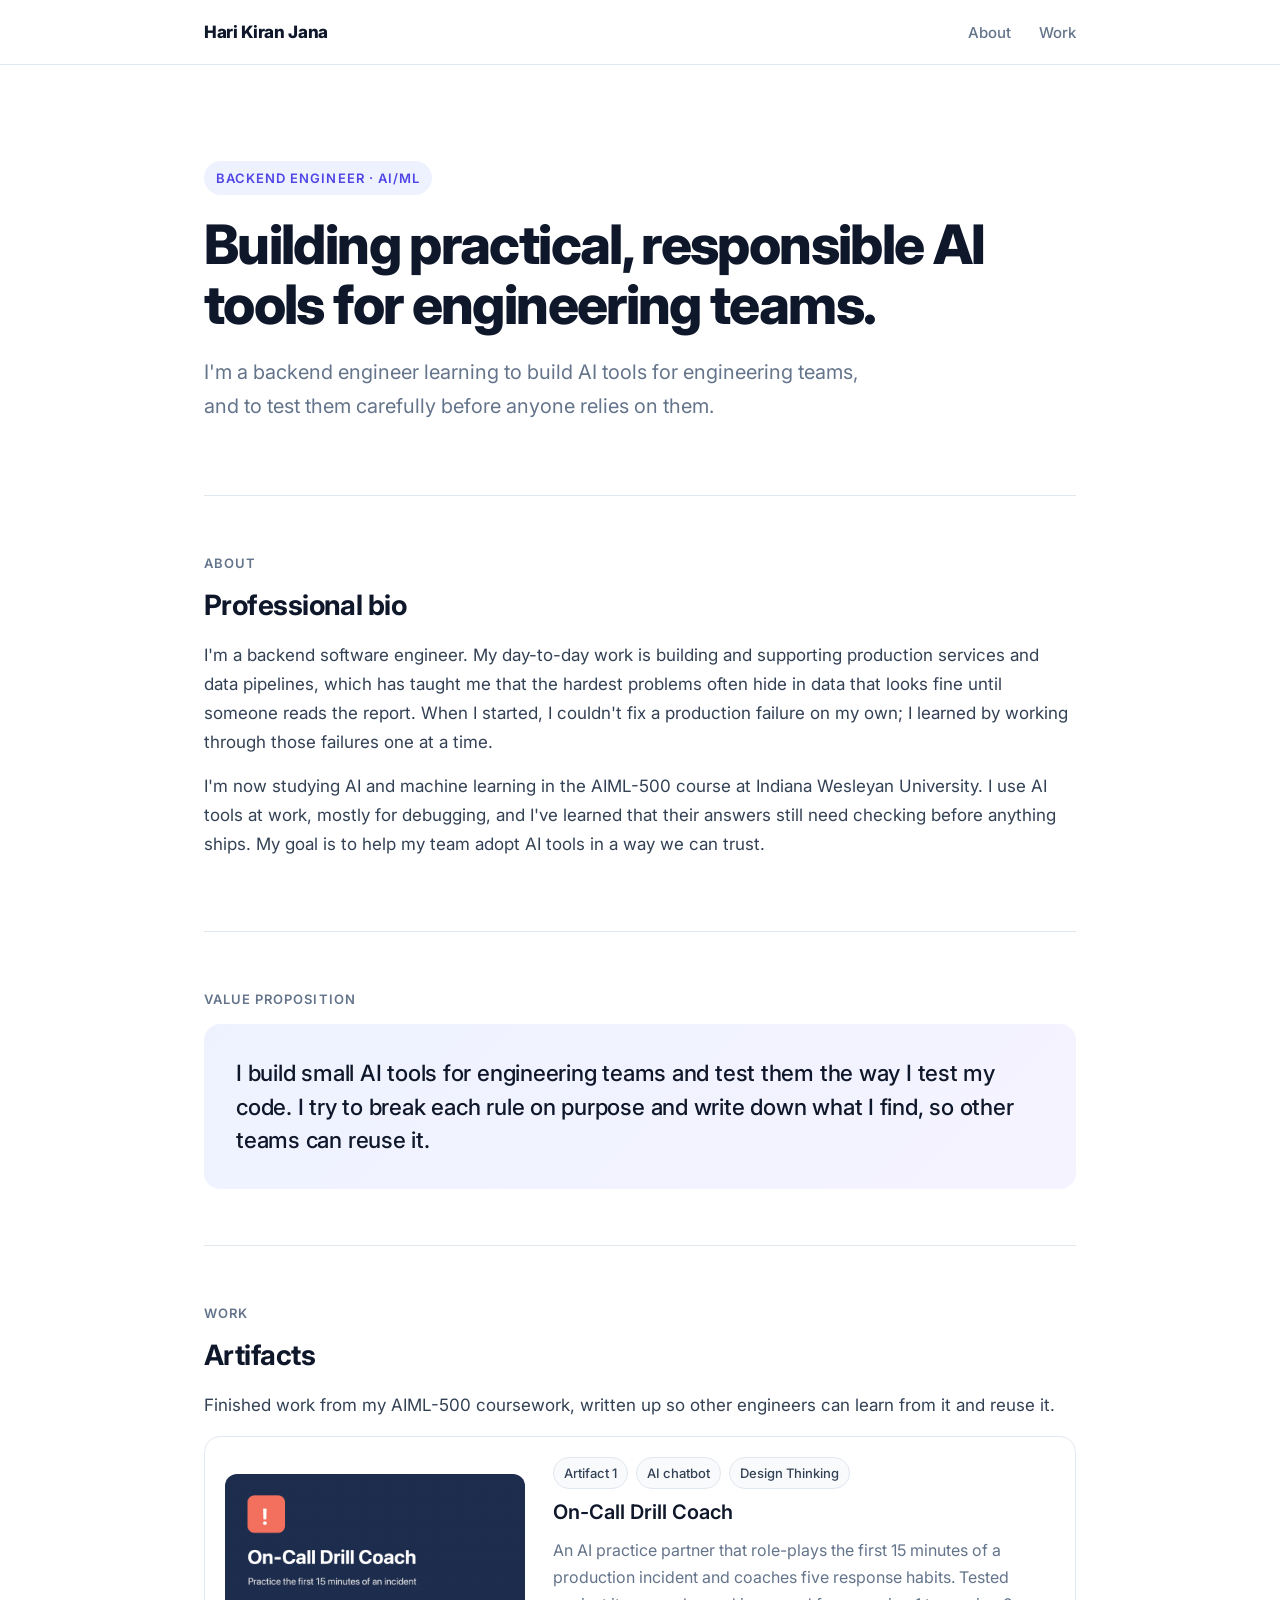
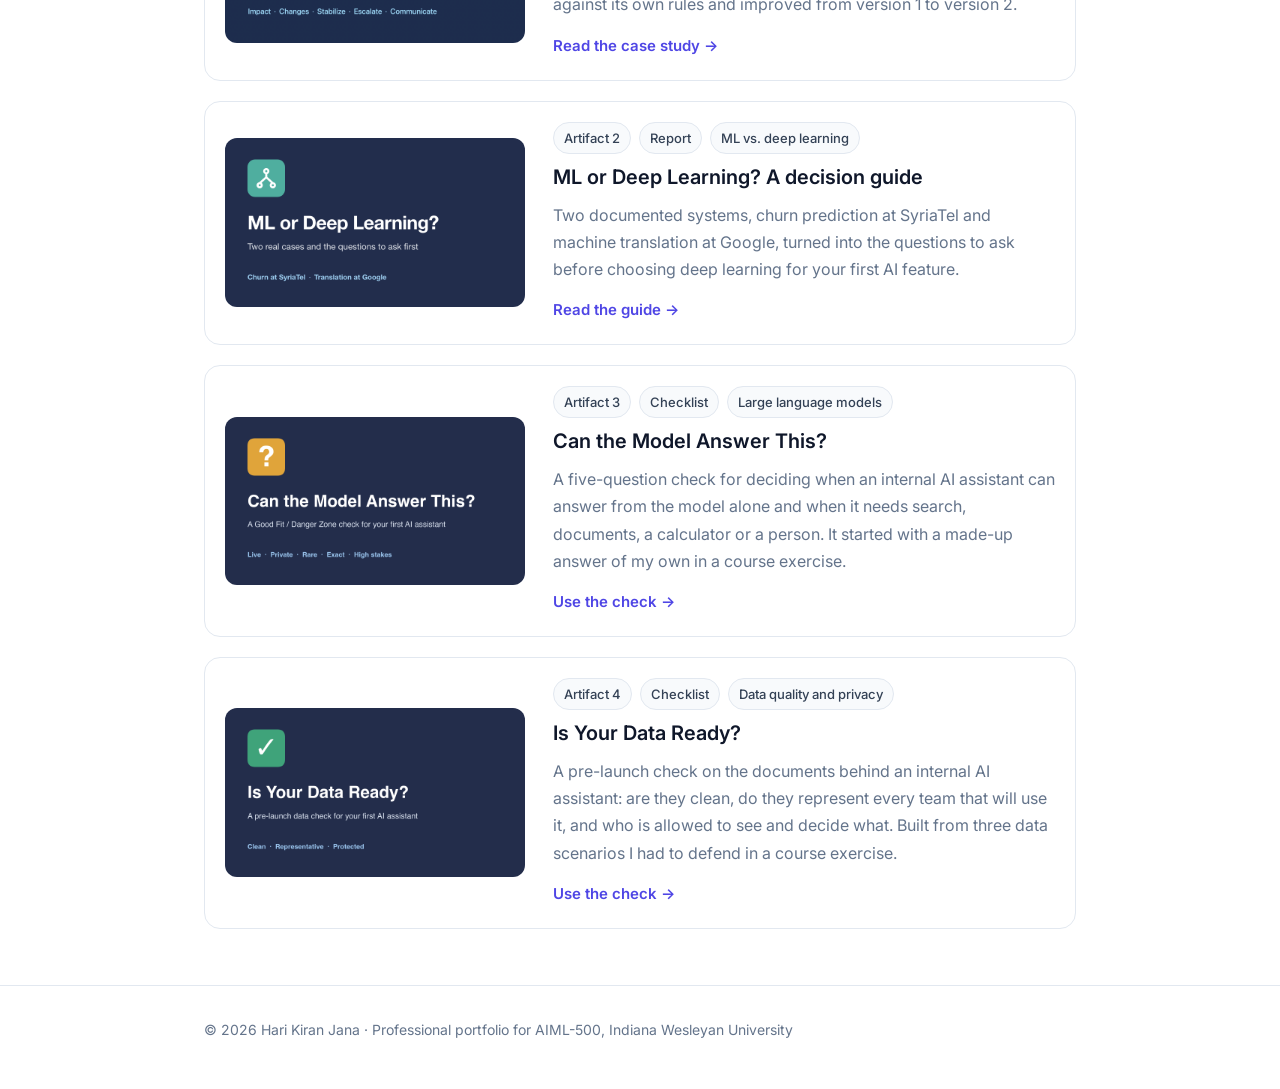
<file: index.html>
<!doctype html>
<html lang="en">
<head>
<meta charset="utf-8">
<meta name="viewport" content="width=device-width, initial-scale=1">
<title>Hari Kiran Jana | Portfolio</title>
<meta name="description" content="Backend engineer building practical, responsible AI tools. AIML-500 professional portfolio.">
<link rel="stylesheet" href="style.css">
</head>
<body>
<header class="nav">
  <div class="wrap">
    <a class="logo" href="./">Hari Kiran Jana</a>
    <nav><a href="#about">About</a><a href="#artifacts">Work</a></nav>
  </div>
</header>

<main class="wrap">
  <div class="hero">
    <span class="eyebrow">Backend engineer · AI/ML</span>
    <h1>Building practical, responsible AI tools for engineering teams.</h1>
    <p class="lead">I'm a backend engineer learning to build AI tools for engineering teams, and to test them carefully before anyone relies on them.</p>
  </div>

  <section id="about">
    <p class="label">About</p>
    <h2>Professional bio</h2>
    <p>I'm a backend software engineer. My day-to-day work is building and supporting production services and data pipelines, which has taught me that the hardest problems often hide in data that looks fine until someone reads the report. When I started, I couldn't fix a production failure on my own; I learned by working through those failures one at a time.</p>
    <p>I'm now studying AI and machine learning in the AIML-500 course at Indiana Wesleyan University. I use AI tools at work, mostly for debugging, and I've learned that their answers still need checking before anything ships. My goal is to help my team adopt AI tools in a way we can trust.</p>
  </section>

  <section>
    <p class="label">Value proposition</p>
    <p class="vp">I build small AI tools for engineering teams and test them the way I test my code. I try to break each rule on purpose and write down what I find, so other teams can reuse it.</p>
  </section>

  <section id="artifacts">
    <p class="label">Work</p>
    <h2>Artifacts</h2>
    <p>Finished work from my AIML-500 coursework, written up so other engineers can learn from it and reuse it.</p>
    <a class="card" href="artifacts/on-call-drill-coach.html">
      <img src="assets/drill-coach/banner.png" alt="On-Call Drill Coach banner">
      <div>
        <ul class="chips"><li>Artifact 1</li><li>AI chatbot</li><li>Design Thinking</li></ul>
        <h3>On-Call Drill Coach</h3>
        <p>An AI practice partner that role-plays the first 15 minutes of a production incident and coaches five response habits. Tested against its own rules and improved from version 1 to version 2.</p>
        <span class="more">Read the case study →</span>
      </div>
    </a>
    <a class="card" href="artifacts/ml-or-deep-learning.html">
      <img src="assets/ml-vs-dl/banner.png" alt="ML or Deep Learning? banner">
      <div>
        <ul class="chips"><li>Artifact 2</li><li>Report</li><li>ML vs. deep learning</li></ul>
        <h3>ML or Deep Learning? A decision guide</h3>
        <p>Two documented systems, churn prediction at SyriaTel and machine translation at Google, turned into the questions to ask before choosing deep learning for your first AI feature.</p>
        <span class="more">Read the guide →</span>
      </div>
    </a>
    <a class="card" href="artifacts/can-the-model-answer-this.html">
      <img src="assets/llm-check/banner.png" alt="Can the Model Answer This? banner">
      <div>
        <ul class="chips"><li>Artifact 3</li><li>Checklist</li><li>Large language models</li></ul>
        <h3>Can the Model Answer This?</h3>
        <p>A five-question check for deciding when an internal AI assistant can answer from the model alone and when it needs search, documents, a calculator or a person. It started with a made-up answer of my own in a course exercise.</p>
        <span class="more">Use the check →</span>
      </div>
    </a>
    <a class="card" href="artifacts/is-your-data-ready.html">
      <img src="assets/data-ready/banner.png" alt="Is Your Data Ready? banner">
      <div>
        <ul class="chips"><li>Artifact 4</li><li>Checklist</li><li>Data quality and privacy</li></ul>
        <h3>Is Your Data Ready?</h3>
        <p>A pre-launch check on the documents behind an internal AI assistant: are they clean, do they represent every team that will use it, and who is allowed to see and decide what. Built from three data scenarios I had to defend in a course exercise.</p>
        <span class="more">Use the check →</span>
      </div>
    </a>
  </section>
</main>

<footer>
  <div class="wrap">© 2026 Hari Kiran Jana · Professional portfolio for AIML-500, Indiana Wesleyan University</div>
</footer>
</body>
</html>
</file>
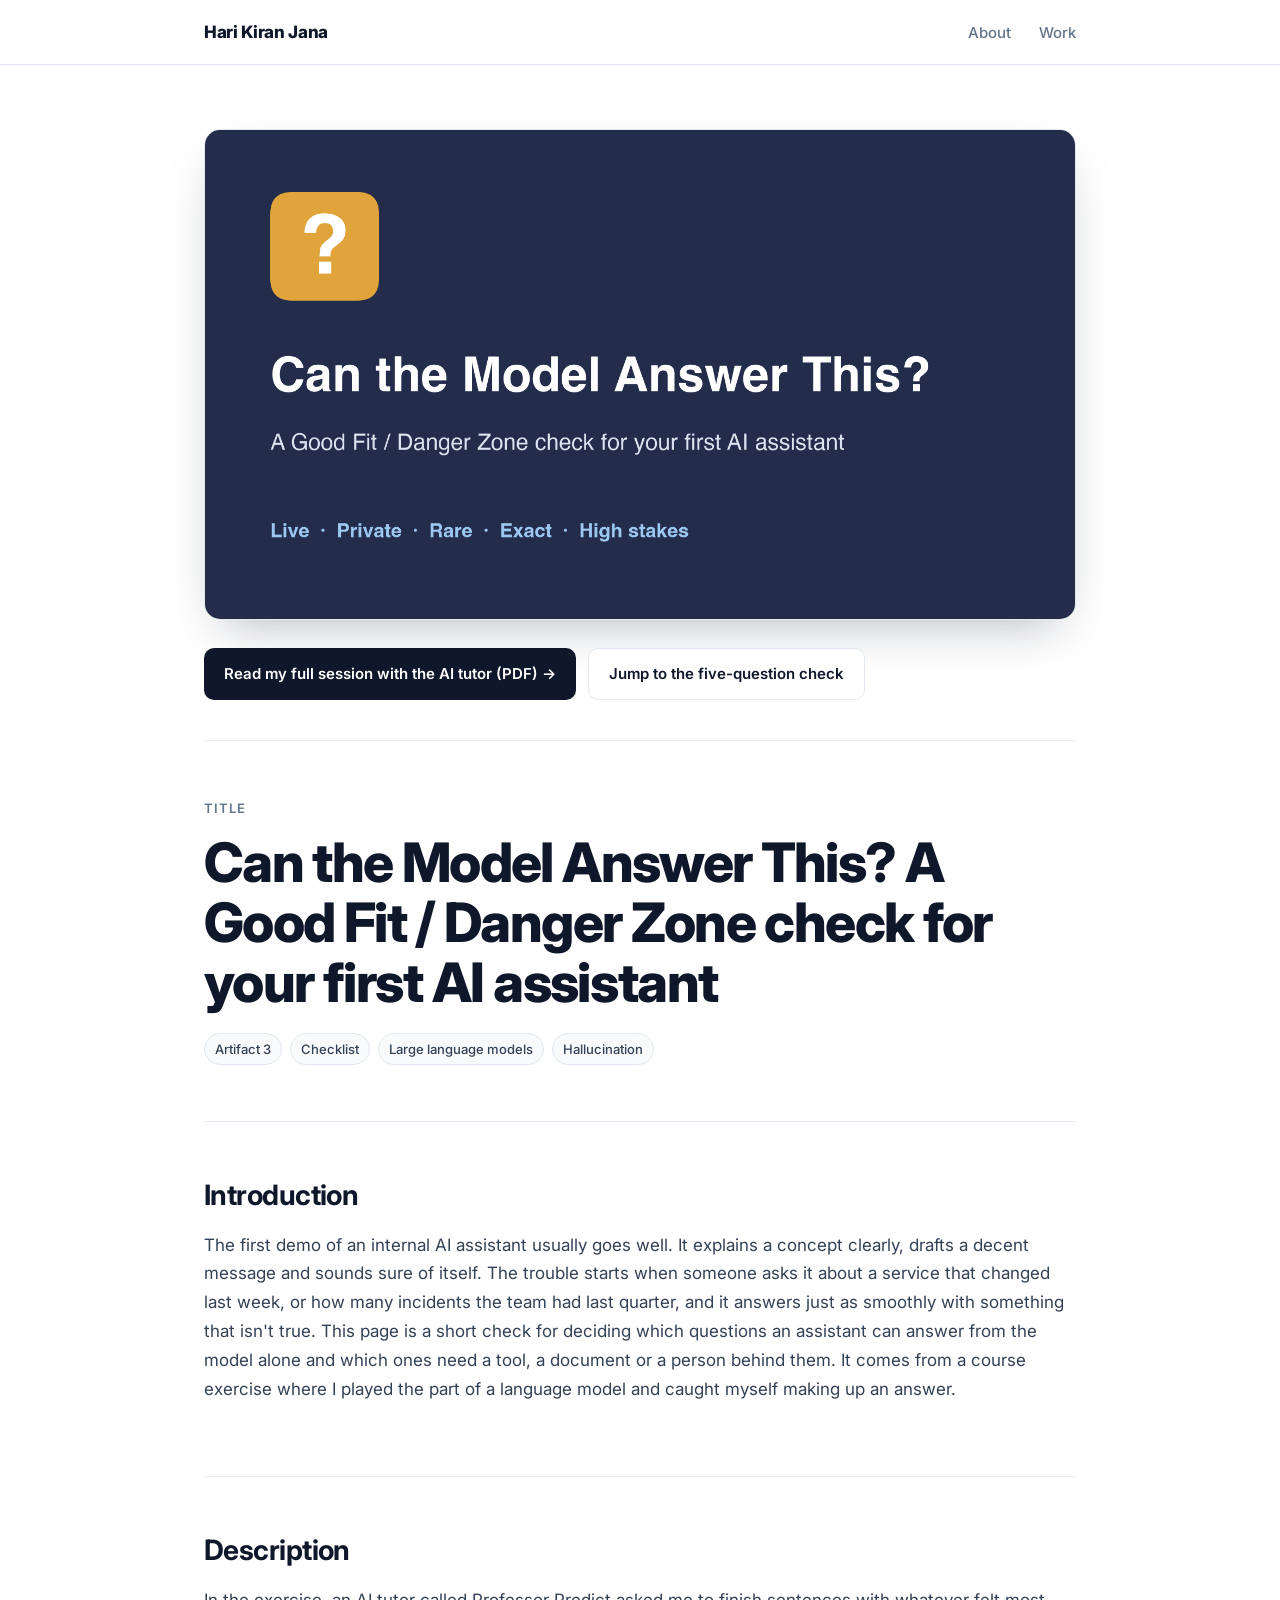
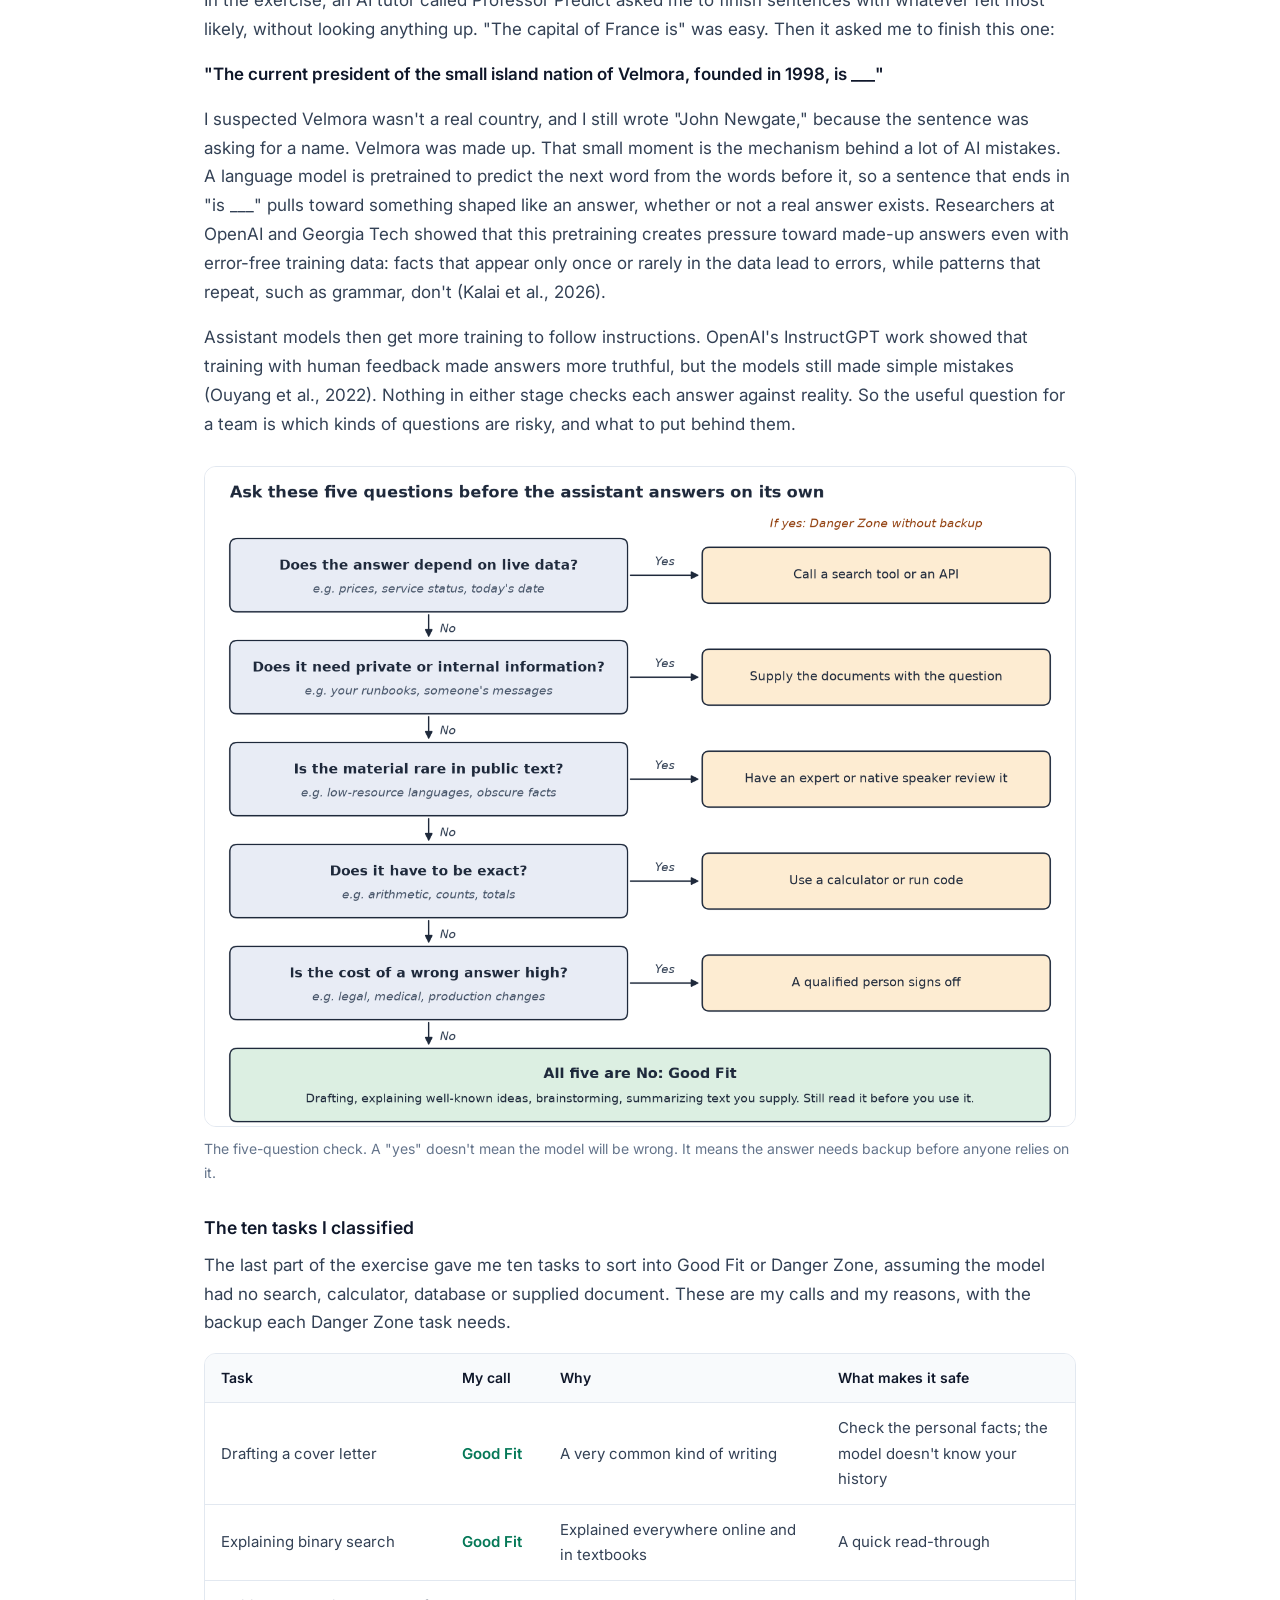
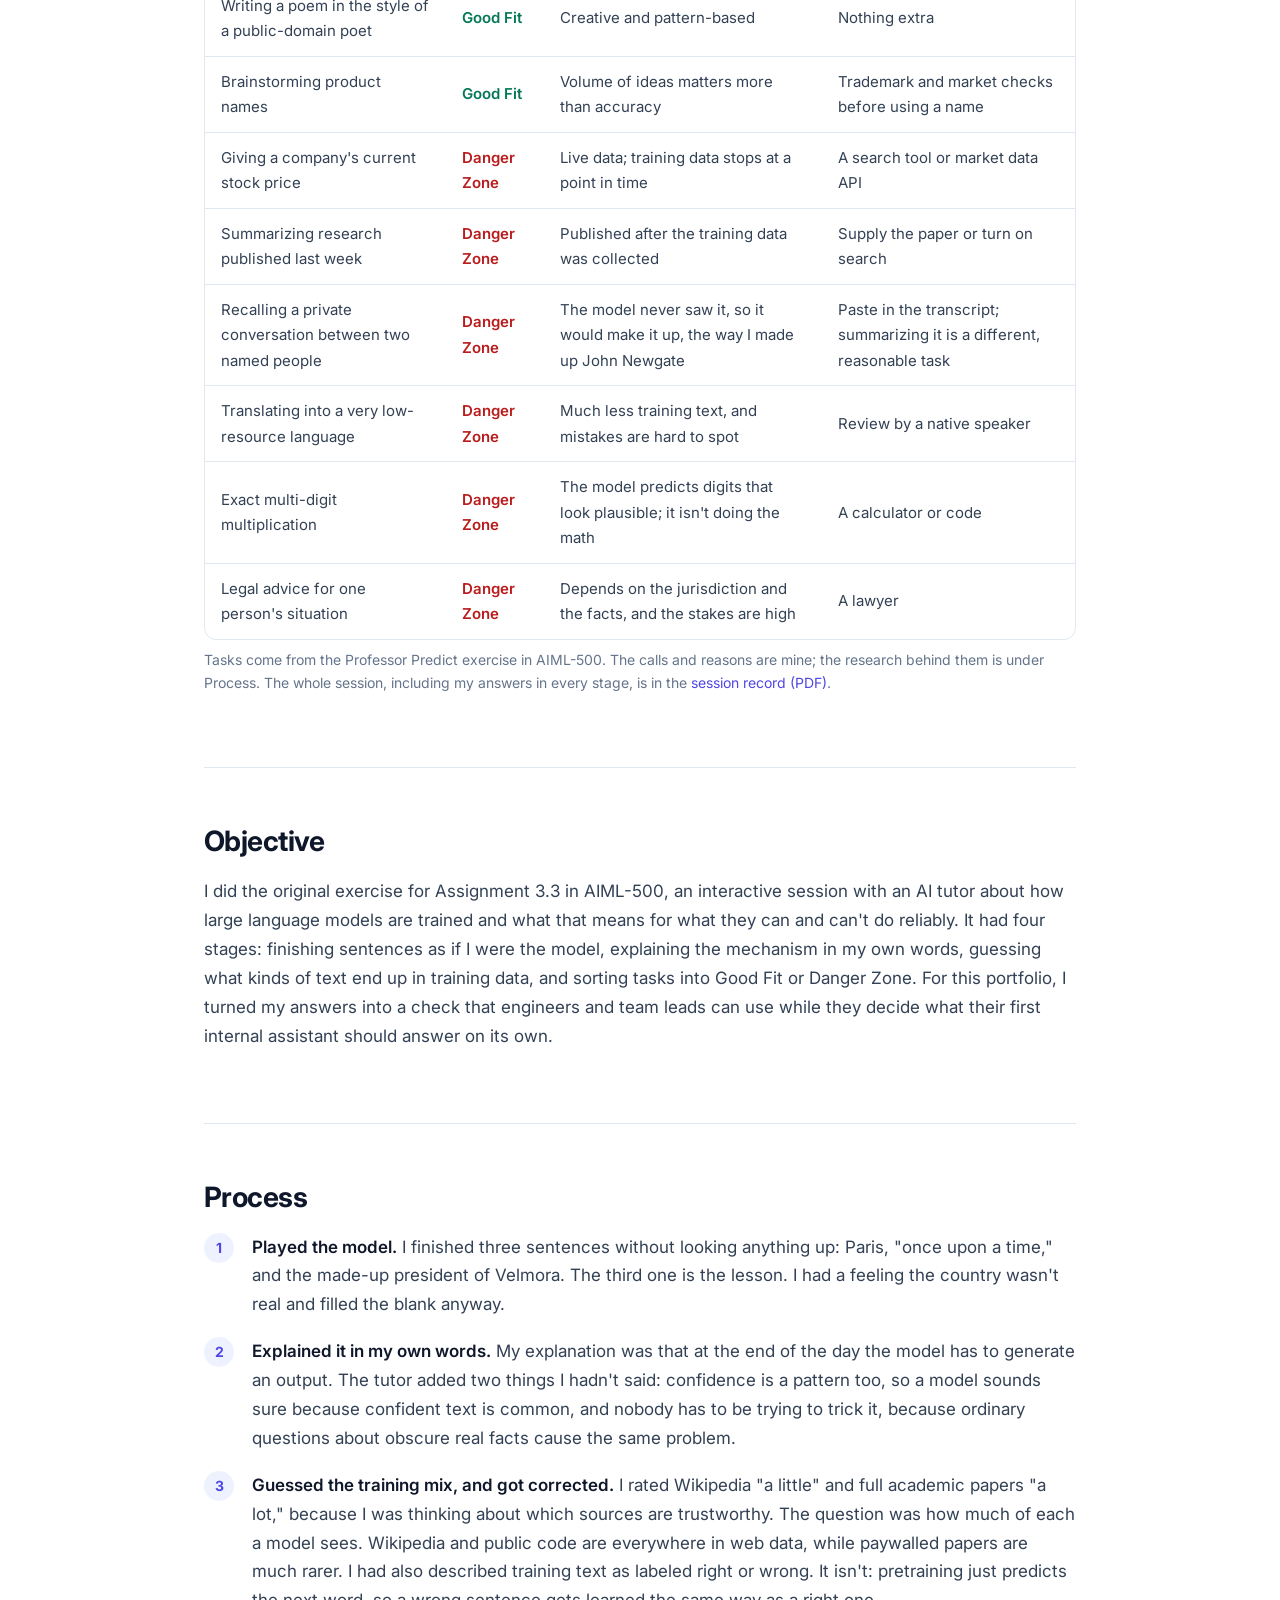
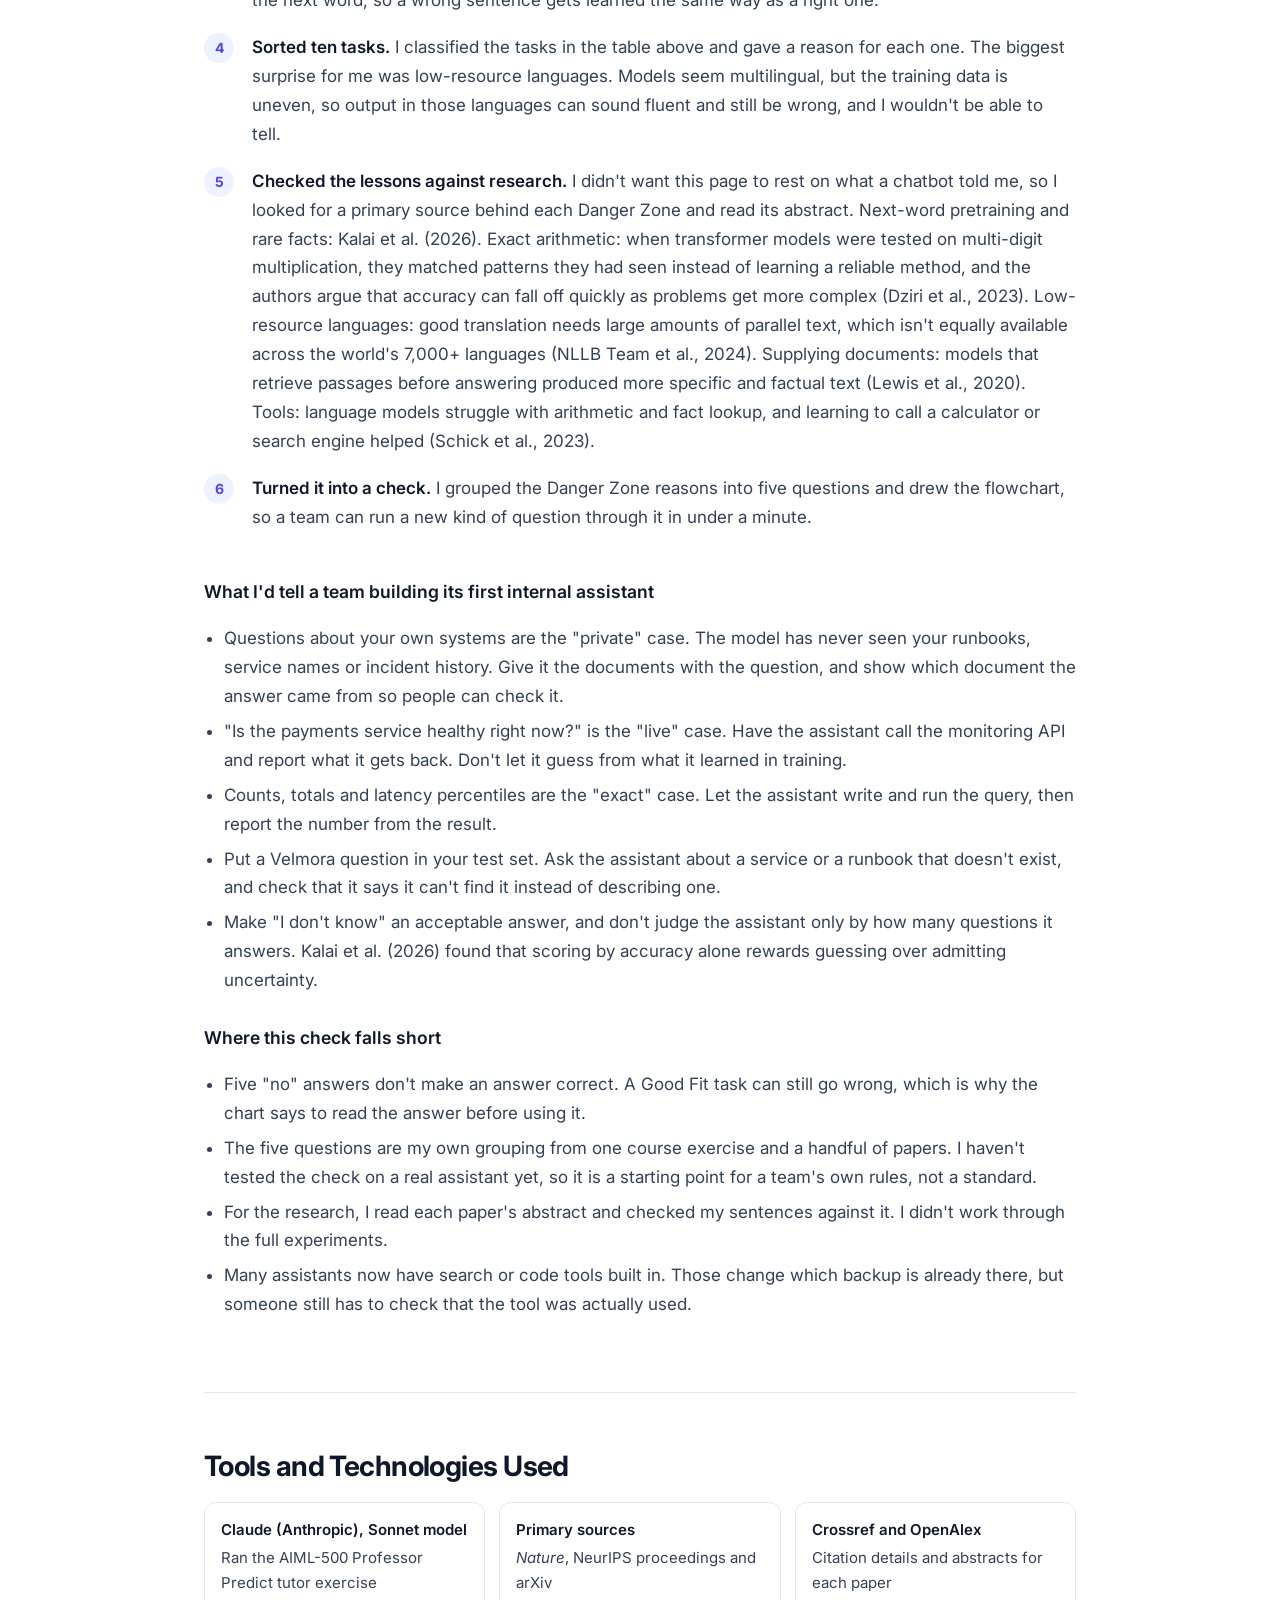
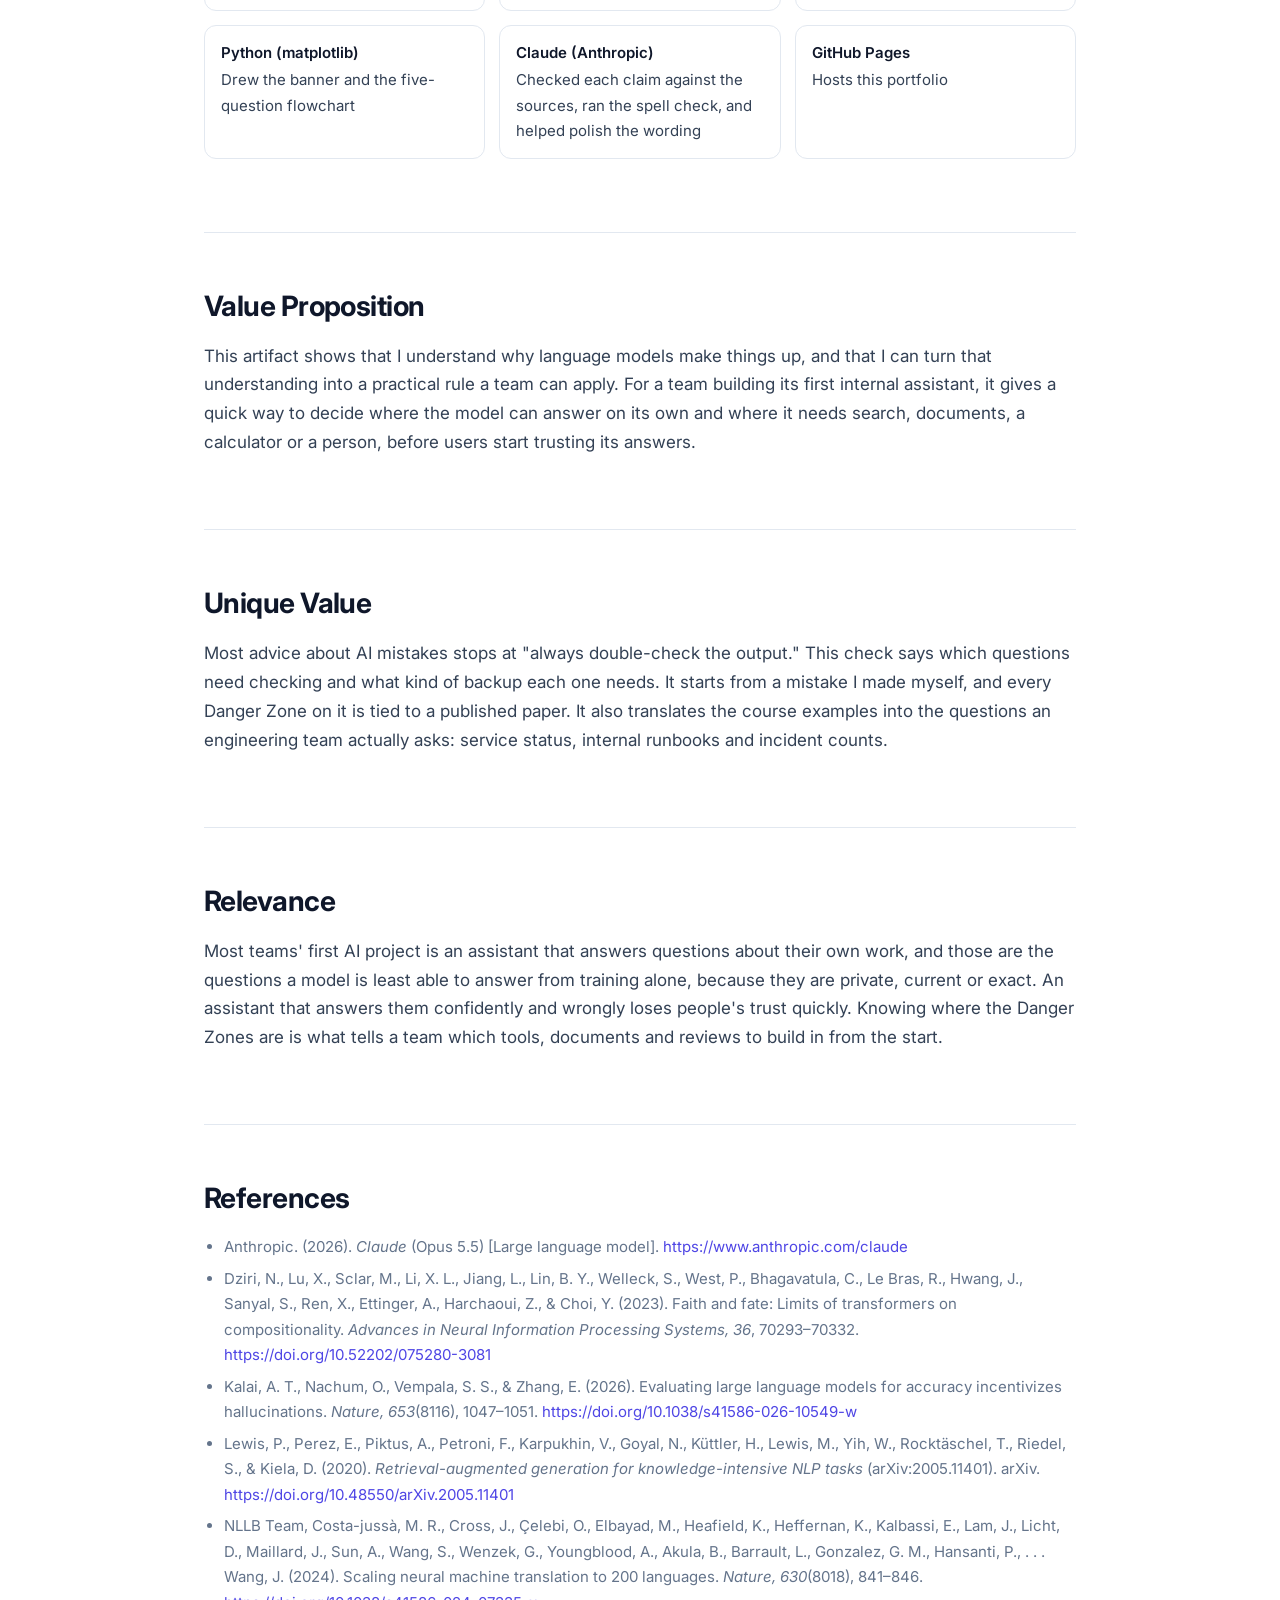
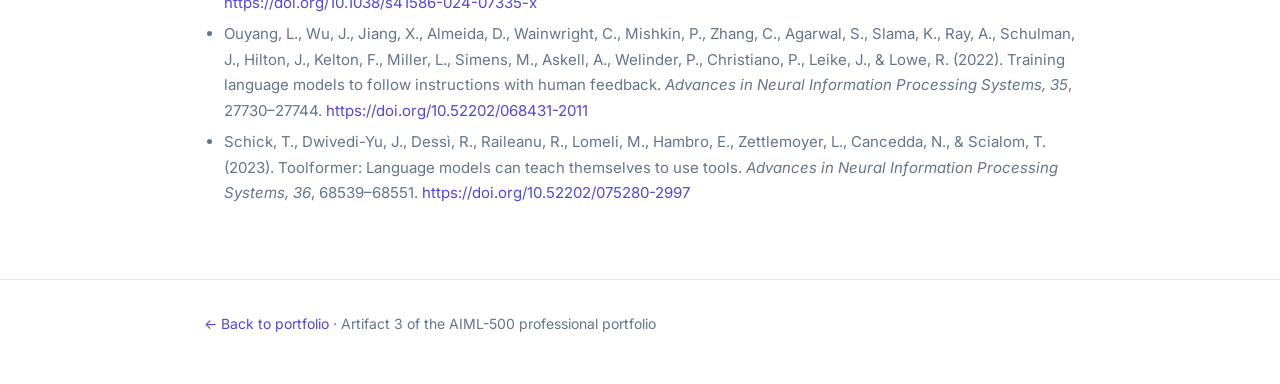
<file: artifacts/can-the-model-answer-this.html>
<!doctype html>
<html lang="en">
<head>
<meta charset="utf-8">
<meta name="viewport" content="width=device-width, initial-scale=1">
<title>Can the Model Answer This? | Hari Kiran Jana</title>
<meta name="description" content="Artifact 3: a five-question check for deciding when an internal AI assistant can answer from the model alone and when it needs a tool, a document or a person.">
<link rel="stylesheet" href="../style.css">
</head>
<body>
<header class="nav">
  <div class="wrap">
    <a class="logo" href="../">Hari Kiran Jana</a>
    <nav><a href="../#about">About</a><a href="../#artifacts">Work</a></nav>
  </div>
</header>

<main class="wrap">
  <div class="art-hero">
    <figure class="cover">
      <img src="../assets/llm-check/banner.png" alt="Can the Model Answer This? A Good Fit / Danger Zone check for your first AI assistant. Live, private, rare, exact, high stakes.">
    </figure>
    <div class="actions">
      <a class="btn" href="../assets/llm-check/Professor-Predict-session.pdf">Read my full session with the AI tutor (PDF) →</a>
      <a class="btn ghost" href="#check">Jump to the five-question check</a>
    </div>
  </div>

  <section>
    <p class="label">Title</p>
    <h1>Can the Model Answer This? A Good Fit / Danger Zone check for your first AI assistant</h1>
    <ul class="chips"><li>Artifact 3</li><li>Checklist</li><li>Large language models</li><li>Hallucination</li></ul>
  </section>

  <section>
    <h2>Introduction</h2>
    <p>The first demo of an internal AI assistant usually goes well. It explains a concept clearly, drafts a decent message and sounds sure of itself. The trouble starts when someone asks it about a service that changed last week, or how many incidents the team had last quarter, and it answers just as smoothly with something that isn't true. This page is a short check for deciding which questions an assistant can answer from the model alone and which ones need a tool, a document or a person behind them. It comes from a course exercise where I played the part of a language model and caught myself making up an answer.</p>
  </section>

  <section>
    <h2>Description</h2>
    <p>In the exercise, an AI tutor called Professor Predict asked me to finish sentences with whatever felt most likely, without looking anything up. "The capital of France is" was easy. Then it asked me to finish this one:</p>
    <p><strong>"The current president of the small island nation of Velmora, founded in 1998, is ___"</strong></p>
    <p>I suspected Velmora wasn't a real country, and I still wrote "John Newgate," because the sentence was asking for a name. Velmora was made up. That small moment is the mechanism behind a lot of AI mistakes. A language model is pretrained to predict the next word from the words before it, so a sentence that ends in "is ___" pulls toward something shaped like an answer, whether or not a real answer exists. Researchers at OpenAI and Georgia Tech showed that this pretraining creates pressure toward made-up answers even with error-free training data: facts that appear only once or rarely in the data lead to errors, while patterns that repeat, such as grammar, don't (Kalai et al., 2026).</p>
    <p>Assistant models then get more training to follow instructions. OpenAI's InstructGPT work showed that training with human feedback made answers more truthful, but the models still made simple mistakes (Ouyang et al., 2022). Nothing in either stage checks each answer against reality. So the useful question for a team is which kinds of questions are risky, and what to put behind them.</p>

    <figure id="check">
      <img src="../assets/llm-check/check-chart.png" alt="Flowchart titled Ask these five questions before the assistant answers on its own. Question 1: does the answer depend on live data, such as prices, service status or today's date? If yes, call a search tool or an API. Question 2: does it need private or internal information, such as your runbooks or someone's messages? If yes, supply the documents with the question. Question 3: is the material rare in public text, such as low-resource languages or obscure facts? If yes, have an expert or native speaker review it. Question 4: does it have to be exact, such as arithmetic, counts or totals? If yes, use a calculator or run code. Question 5: is the cost of a wrong answer high, such as legal, medical or production changes? If yes, a qualified person signs off. If all five are no, it is a Good Fit: drafting, explaining well-known ideas, brainstorming, summarizing text you supply. Still read it before you use it.">
      <figcaption>The five-question check. A "yes" doesn't mean the model will be wrong. It means the answer needs backup before anyone relies on it.</figcaption>
    </figure>

    <h3 id="tasks">The ten tasks I classified</h3>
    <p>The last part of the exercise gave me ten tasks to sort into Good Fit or Danger Zone, assuming the model had no search, calculator, database or supplied document. These are my calls and my reasons, with the backup each Danger Zone task needs.</p>
    <div class="table">
      <table>
        <tr><th>Task</th><th>My call</th><th>Why</th><th>What makes it safe</th></tr>
        <tr><td>Drafting a cover letter</td><td class="pass">Good Fit</td><td>A very common kind of writing</td><td>Check the personal facts; the model doesn't know your history</td></tr>
        <tr><td>Explaining binary search</td><td class="pass">Good Fit</td><td>Explained everywhere online and in textbooks</td><td>A quick read-through</td></tr>
        <tr><td>Writing a poem in the style of a public-domain poet</td><td class="pass">Good Fit</td><td>Creative and pattern-based</td><td>Nothing extra</td></tr>
        <tr><td>Brainstorming product names</td><td class="pass">Good Fit</td><td>Volume of ideas matters more than accuracy</td><td>Trademark and market checks before using a name</td></tr>
        <tr><td>Giving a company's current stock price</td><td class="fail">Danger Zone</td><td>Live data; training data stops at a point in time</td><td>A search tool or market data API</td></tr>
        <tr><td>Summarizing research published last week</td><td class="fail">Danger Zone</td><td>Published after the training data was collected</td><td>Supply the paper or turn on search</td></tr>
        <tr><td>Recalling a private conversation between two named people</td><td class="fail">Danger Zone</td><td>The model never saw it, so it would make it up, the way I made up John Newgate</td><td>Paste in the transcript; summarizing it is a different, reasonable task</td></tr>
        <tr><td>Translating into a very low-resource language</td><td class="fail">Danger Zone</td><td>Much less training text, and mistakes are hard to spot</td><td>Review by a native speaker</td></tr>
        <tr><td>Exact multi-digit multiplication</td><td class="fail">Danger Zone</td><td>The model predicts digits that look plausible; it isn't doing the math</td><td>A calculator or code</td></tr>
        <tr><td>Legal advice for one person's situation</td><td class="fail">Danger Zone</td><td>Depends on the jurisdiction and the facts, and the stakes are high</td><td>A lawyer</td></tr>
      </table>
    </div>
    <p class="note">Tasks come from the Professor Predict exercise in AIML-500. The calls and reasons are mine; the research behind them is under Process. The whole session, including my answers in every stage, is in the <a href="../assets/llm-check/Professor-Predict-session.pdf">session record (PDF)</a>.</p>
  </section>

  <section>
    <h2>Objective</h2>
    <p>I did the original exercise for Assignment 3.3 in AIML-500, an interactive session with an AI tutor about how large language models are trained and what that means for what they can and can't do reliably. It had four stages: finishing sentences as if I were the model, explaining the mechanism in my own words, guessing what kinds of text end up in training data, and sorting tasks into Good Fit or Danger Zone. For this portfolio, I turned my answers into a check that engineers and team leads can use while they decide what their first internal assistant should answer on its own.</p>
  </section>

  <section>
    <h2>Process</h2>
    <ol class="steps">
      <li><strong>Played the model.</strong> I finished three sentences without looking anything up: Paris, "once upon a time," and the made-up president of Velmora. The third one is the lesson. I had a feeling the country wasn't real and filled the blank anyway.</li>
      <li><strong>Explained it in my own words.</strong> My explanation was that at the end of the day the model has to generate an output. The tutor added two things I hadn't said: confidence is a pattern too, so a model sounds sure because confident text is common, and nobody has to be trying to trick it, because ordinary questions about obscure real facts cause the same problem.</li>
      <li><strong>Guessed the training mix, and got corrected.</strong> I rated Wikipedia "a little" and full academic papers "a lot," because I was thinking about which sources are trustworthy. The question was how much of each a model sees. Wikipedia and public code are everywhere in web data, while paywalled papers are much rarer. I had also described training text as labeled right or wrong. It isn't: pretraining just predicts the next word, so a wrong sentence gets learned the same way as a right one.</li>
      <li><strong>Sorted ten tasks.</strong> I classified the tasks in the table above and gave a reason for each one. The biggest surprise for me was low-resource languages. Models seem multilingual, but the training data is uneven, so output in those languages can sound fluent and still be wrong, and I wouldn't be able to tell.</li>
      <li><strong>Checked the lessons against research.</strong> I didn't want this page to rest on what a chatbot told me, so I looked for a primary source behind each Danger Zone and read its abstract. Next-word pretraining and rare facts: Kalai et al. (2026). Exact arithmetic: when transformer models were tested on multi-digit multiplication, they matched patterns they had seen instead of learning a reliable method, and the authors argue that accuracy can fall off quickly as problems get more complex (Dziri et al., 2023). Low-resource languages: good translation needs large amounts of parallel text, which isn't equally available across the world's 7,000+ languages (NLLB Team et al., 2024). Supplying documents: models that retrieve passages before answering produced more specific and factual text (Lewis et al., 2020). Tools: language models struggle with arithmetic and fact lookup, and learning to call a calculator or search engine helped (Schick et al., 2023).</li>
      <li><strong>Turned it into a check.</strong> I grouped the Danger Zone reasons into five questions and drew the flowchart, so a team can run a new kind of question through it in under a minute.</li>
    </ol>
    <h3>What I'd tell a team building its first internal assistant</h3>
    <ul>
      <li>Questions about your own systems are the "private" case. The model has never seen your runbooks, service names or incident history. Give it the documents with the question, and show which document the answer came from so people can check it.</li>
      <li>"Is the payments service healthy right now?" is the "live" case. Have the assistant call the monitoring API and report what it gets back. Don't let it guess from what it learned in training.</li>
      <li>Counts, totals and latency percentiles are the "exact" case. Let the assistant write and run the query, then report the number from the result.</li>
      <li>Put a Velmora question in your test set. Ask the assistant about a service or a runbook that doesn't exist, and check that it says it can't find it instead of describing one.</li>
      <li>Make "I don't know" an acceptable answer, and don't judge the assistant only by how many questions it answers. Kalai et al. (2026) found that scoring by accuracy alone rewards guessing over admitting uncertainty.</li>
    </ul>
    <h3>Where this check falls short</h3>
    <ul>
      <li>Five "no" answers don't make an answer correct. A Good Fit task can still go wrong, which is why the chart says to read the answer before using it.</li>
      <li>The five questions are my own grouping from one course exercise and a handful of papers. I haven't tested the check on a real assistant yet, so it is a starting point for a team's own rules, not a standard.</li>
      <li>For the research, I read each paper's abstract and checked my sentences against it. I didn't work through the full experiments.</li>
      <li>Many assistants now have search or code tools built in. Those change which backup is already there, but someone still has to check that the tool was actually used.</li>
    </ul>
  </section>

  <section>
    <h2>Tools and Technologies Used</h2>
    <ul class="tools">
      <li><strong>Claude (Anthropic), Sonnet model</strong>Ran the AIML-500 Professor Predict tutor exercise</li>
      <li><strong>Primary sources</strong><em>Nature</em>, NeurIPS proceedings and arXiv</li>
      <li><strong>Crossref and OpenAlex</strong>Citation details and abstracts for each paper</li>
      <li><strong>Python (matplotlib)</strong>Drew the banner and the five-question flowchart</li>
      <li><strong>Claude (Anthropic)</strong>Checked each claim against the sources, ran the spell check, and helped polish the wording</li>
      <li><strong>GitHub Pages</strong>Hosts this portfolio</li>
    </ul>
  </section>

  <section>
    <h2>Value Proposition</h2>
    <p>This artifact shows that I understand why language models make things up, and that I can turn that understanding into a practical rule a team can apply. For a team building its first internal assistant, it gives a quick way to decide where the model can answer on its own and where it needs search, documents, a calculator or a person, before users start trusting its answers.</p>
  </section>

  <section>
    <h2>Unique Value</h2>
    <p>Most advice about AI mistakes stops at "always double-check the output." This check says which questions need checking and what kind of backup each one needs. It starts from a mistake I made myself, and every Danger Zone on it is tied to a published paper. It also translates the course examples into the questions an engineering team actually asks: service status, internal runbooks and incident counts.</p>
  </section>

  <section>
    <h2>Relevance</h2>
    <p>Most teams' first AI project is an assistant that answers questions about their own work, and those are the questions a model is least able to answer from training alone, because they are private, current or exact. An assistant that answers them confidently and wrongly loses people's trust quickly. Knowing where the Danger Zones are is what tells a team which tools, documents and reviews to build in from the start.</p>
  </section>

  <section>
    <h2>References</h2>
    <ul class="refs">
      <li>Anthropic. (2026). <em>Claude</em> (Opus 5.5) [Large language model]. <a href="https://www.anthropic.com/claude">https://www.anthropic.com/claude</a></li>
      <li>Dziri, N., Lu, X., Sclar, M., Li, X. L., Jiang, L., Lin, B. Y., Welleck, S., West, P., Bhagavatula, C., Le Bras, R., Hwang, J., Sanyal, S., Ren, X., Ettinger, A., Harchaoui, Z., &amp; Choi, Y. (2023). Faith and fate: Limits of transformers on compositionality. <em>Advances in Neural Information Processing Systems, 36</em>, 70293–70332. <a href="https://doi.org/10.52202/075280-3081">https://doi.org/10.52202/075280-3081</a></li>
      <li>Kalai, A. T., Nachum, O., Vempala, S. S., &amp; Zhang, E. (2026). Evaluating large language models for accuracy incentivizes hallucinations. <em>Nature, 653</em>(8116), 1047–1051. <a href="https://doi.org/10.1038/s41586-026-10549-w">https://doi.org/10.1038/s41586-026-10549-w</a></li>
      <li>Lewis, P., Perez, E., Piktus, A., Petroni, F., Karpukhin, V., Goyal, N., Küttler, H., Lewis, M., Yih, W., Rocktäschel, T., Riedel, S., &amp; Kiela, D. (2020). <em>Retrieval-augmented generation for knowledge-intensive NLP tasks</em> (arXiv:2005.11401). arXiv. <a href="https://doi.org/10.48550/arXiv.2005.11401">https://doi.org/10.48550/arXiv.2005.11401</a></li>
      <li>NLLB Team, Costa-jussà, M. R., Cross, J., Çelebi, O., Elbayad, M., Heafield, K., Heffernan, K., Kalbassi, E., Lam, J., Licht, D., Maillard, J., Sun, A., Wang, S., Wenzek, G., Youngblood, A., Akula, B., Barrault, L., Gonzalez, G. M., Hansanti, P., . . . Wang, J. (2024). Scaling neural machine translation to 200 languages. <em>Nature, 630</em>(8018), 841–846. <a href="https://doi.org/10.1038/s41586-024-07335-x">https://doi.org/10.1038/s41586-024-07335-x</a></li>
      <li>Ouyang, L., Wu, J., Jiang, X., Almeida, D., Wainwright, C., Mishkin, P., Zhang, C., Agarwal, S., Slama, K., Ray, A., Schulman, J., Hilton, J., Kelton, F., Miller, L., Simens, M., Askell, A., Welinder, P., Christiano, P., Leike, J., &amp; Lowe, R. (2022). Training language models to follow instructions with human feedback. <em>Advances in Neural Information Processing Systems, 35</em>, 27730–27744. <a href="https://doi.org/10.52202/068431-2011">https://doi.org/10.52202/068431-2011</a></li>
      <li>Schick, T., Dwivedi-Yu, J., Dessì, R., Raileanu, R., Lomeli, M., Hambro, E., Zettlemoyer, L., Cancedda, N., &amp; Scialom, T. (2023). Toolformer: Language models can teach themselves to use tools. <em>Advances in Neural Information Processing Systems, 36</em>, 68539–68551. <a href="https://doi.org/10.52202/075280-2997">https://doi.org/10.52202/075280-2997</a></li>
    </ul>
  </section>
</main>

<footer>
  <div class="wrap"><a href="../">← Back to portfolio</a> · Artifact 3 of the AIML-500 professional portfolio</div>
</footer>
</body>
</html>
</file>
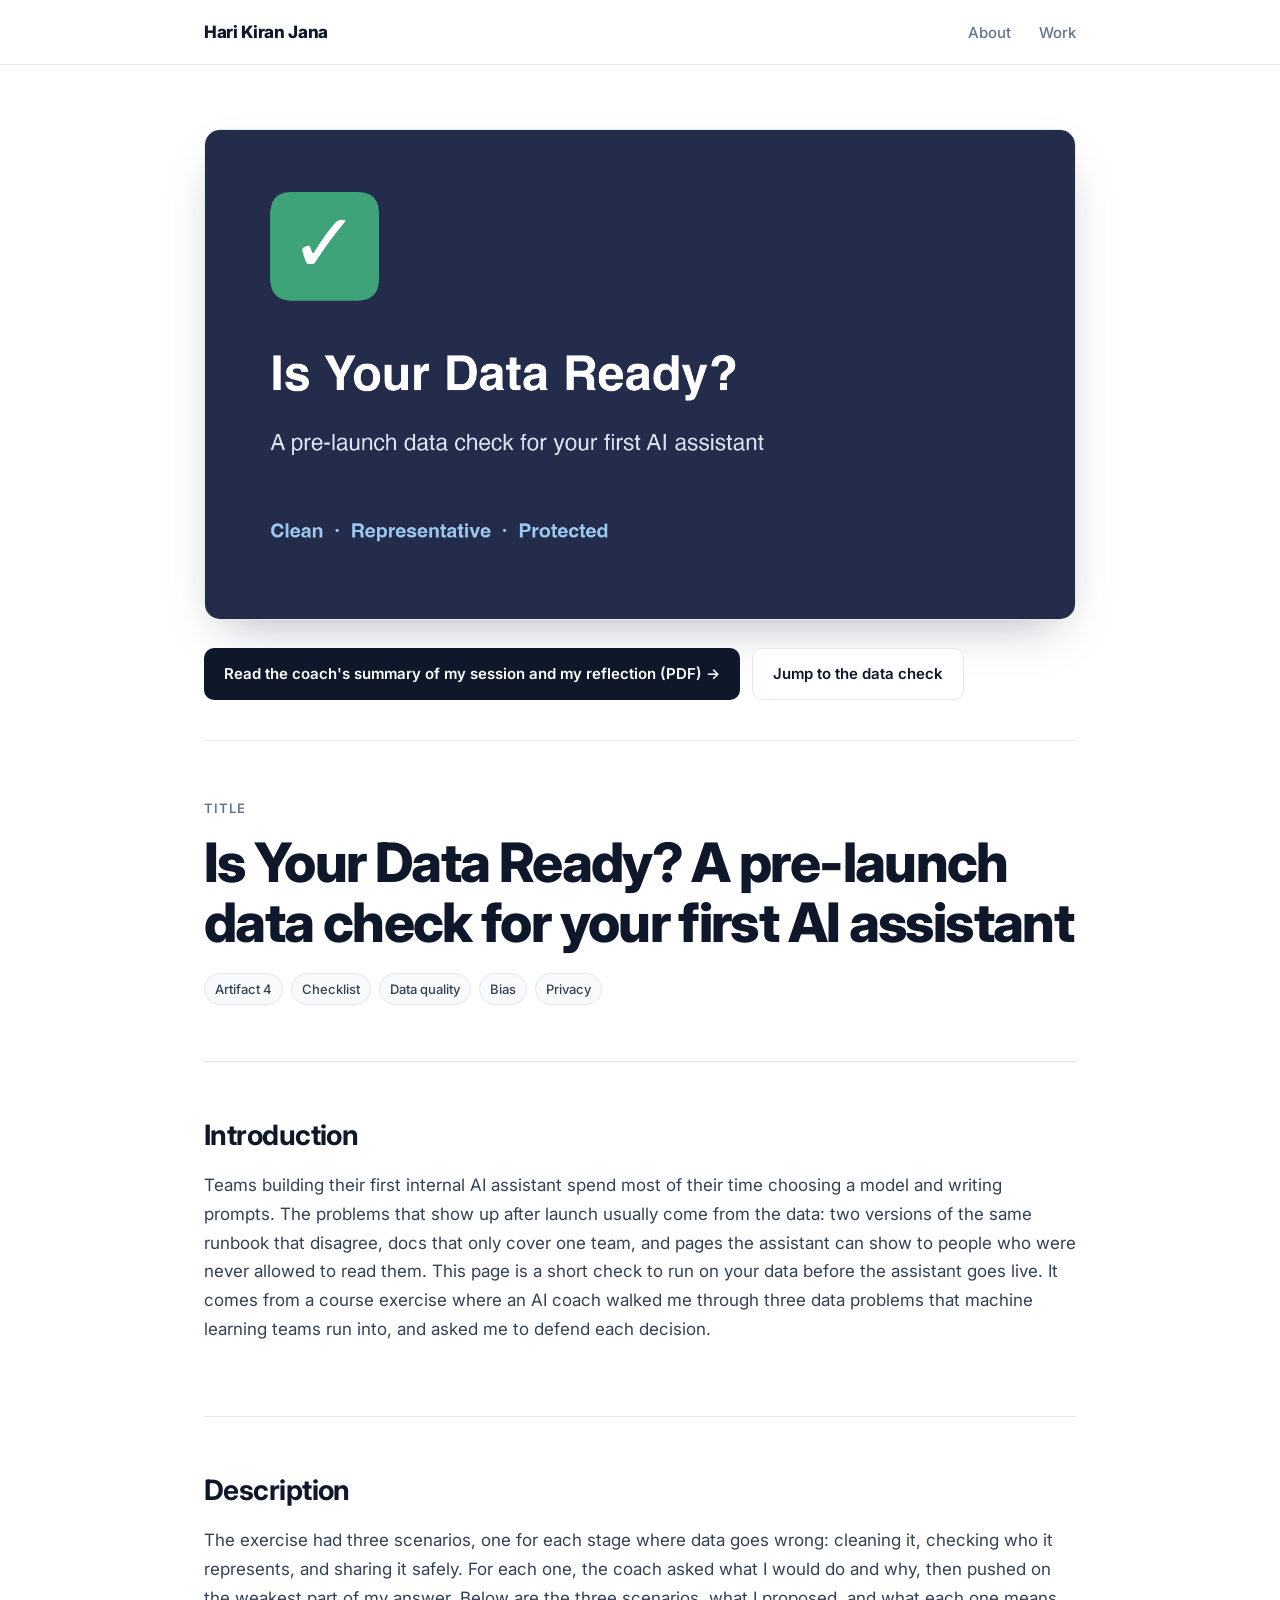
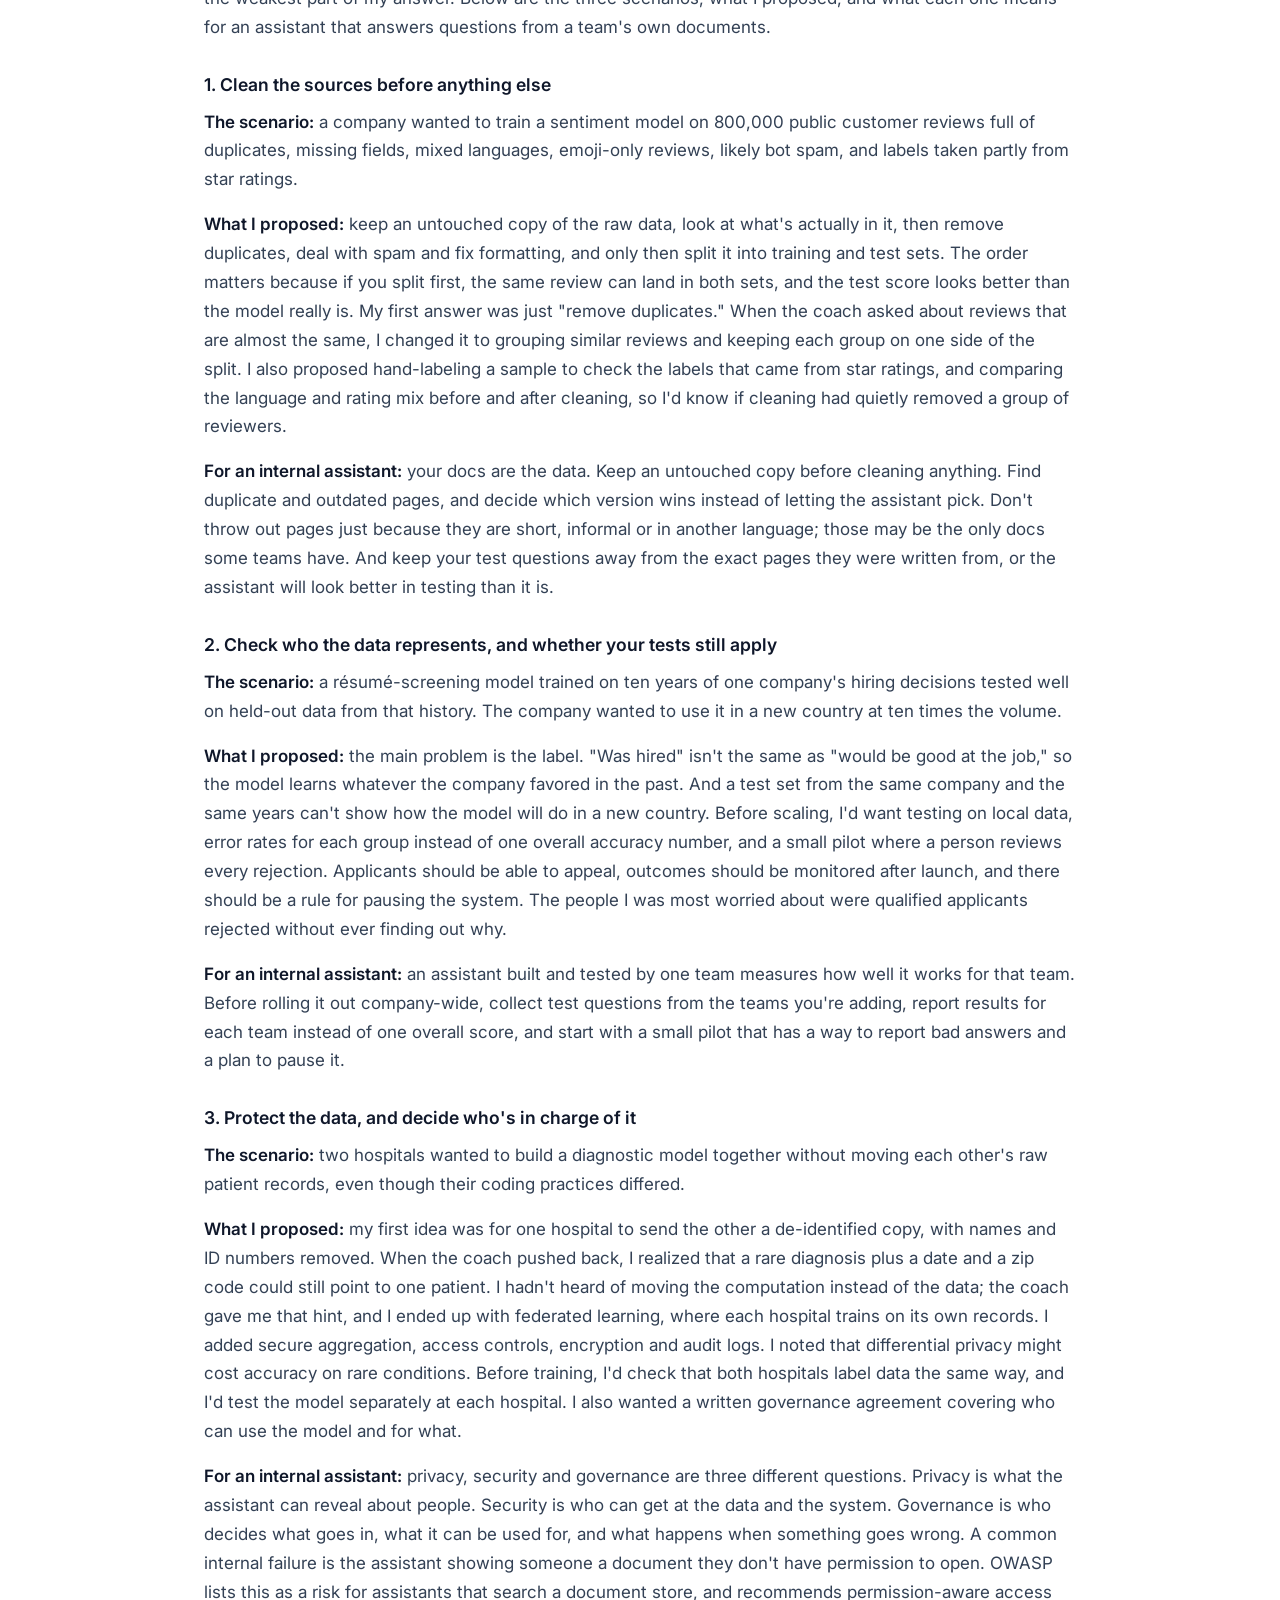
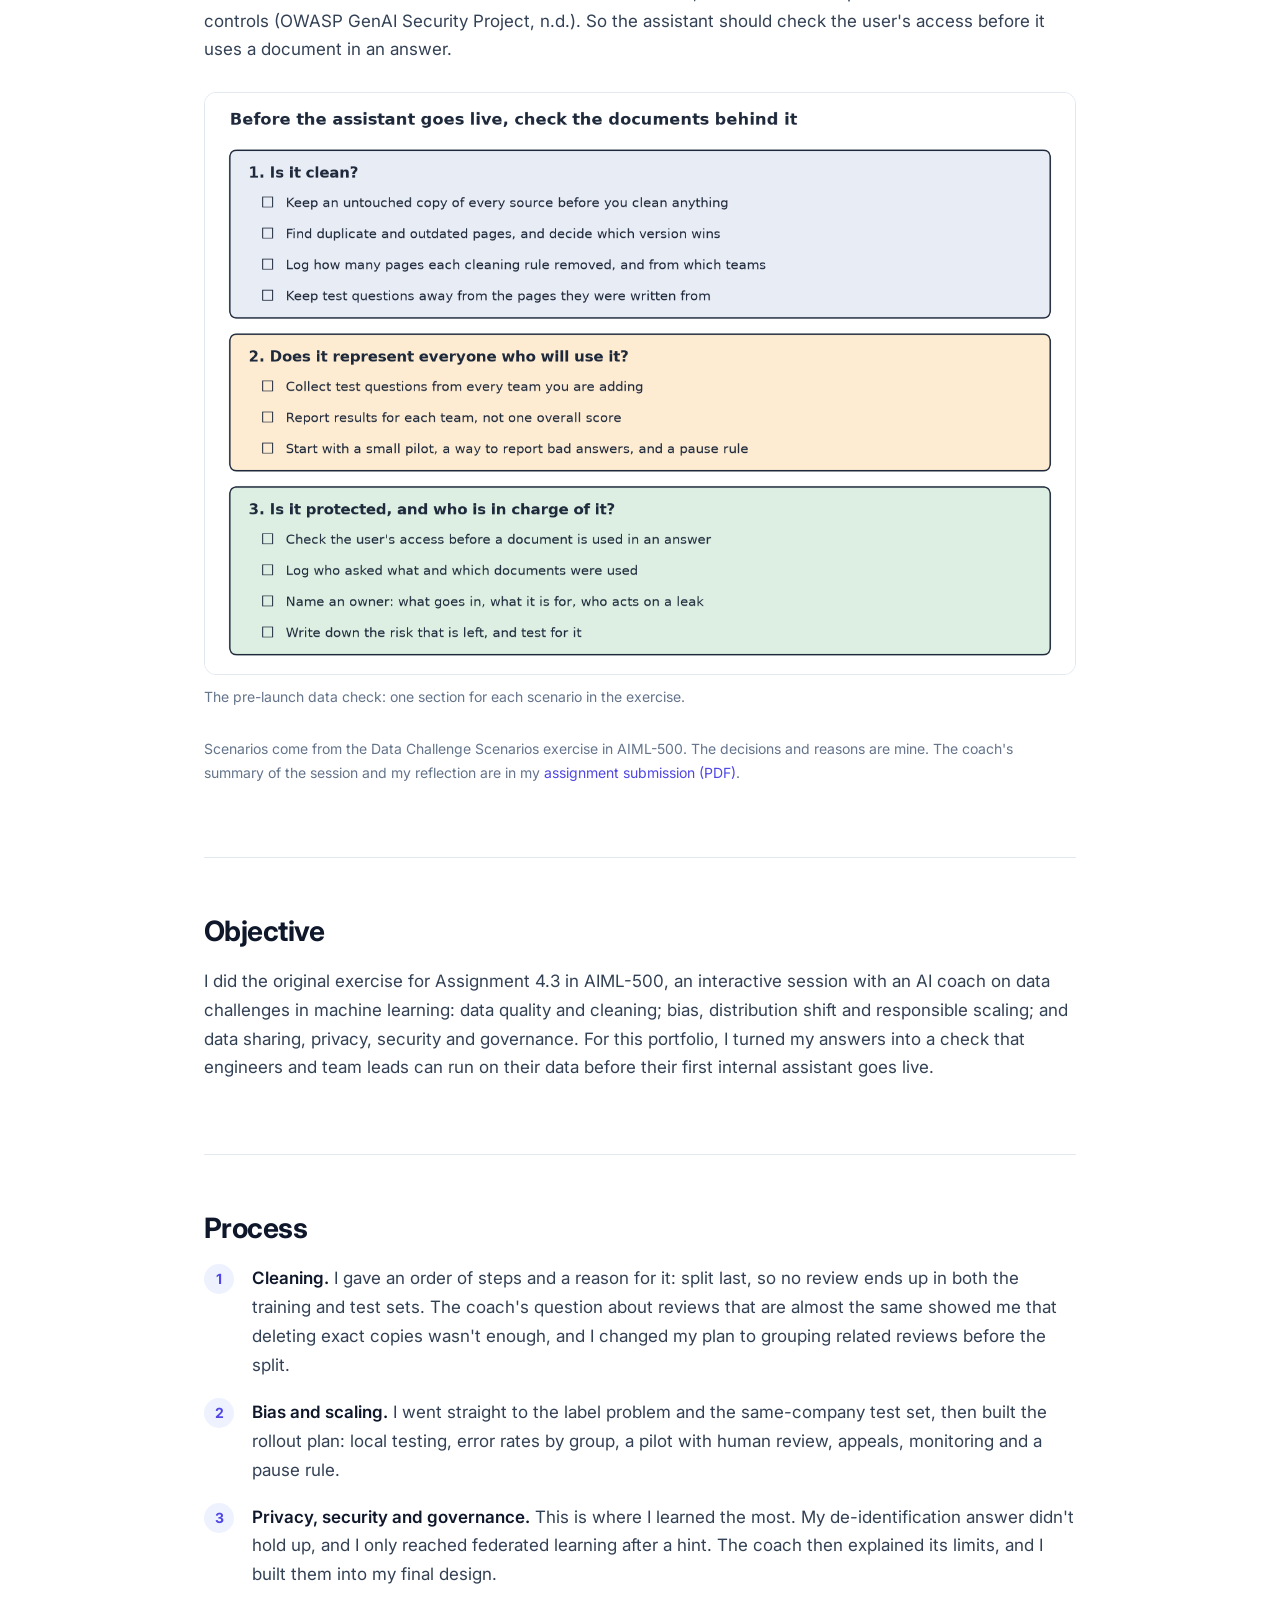
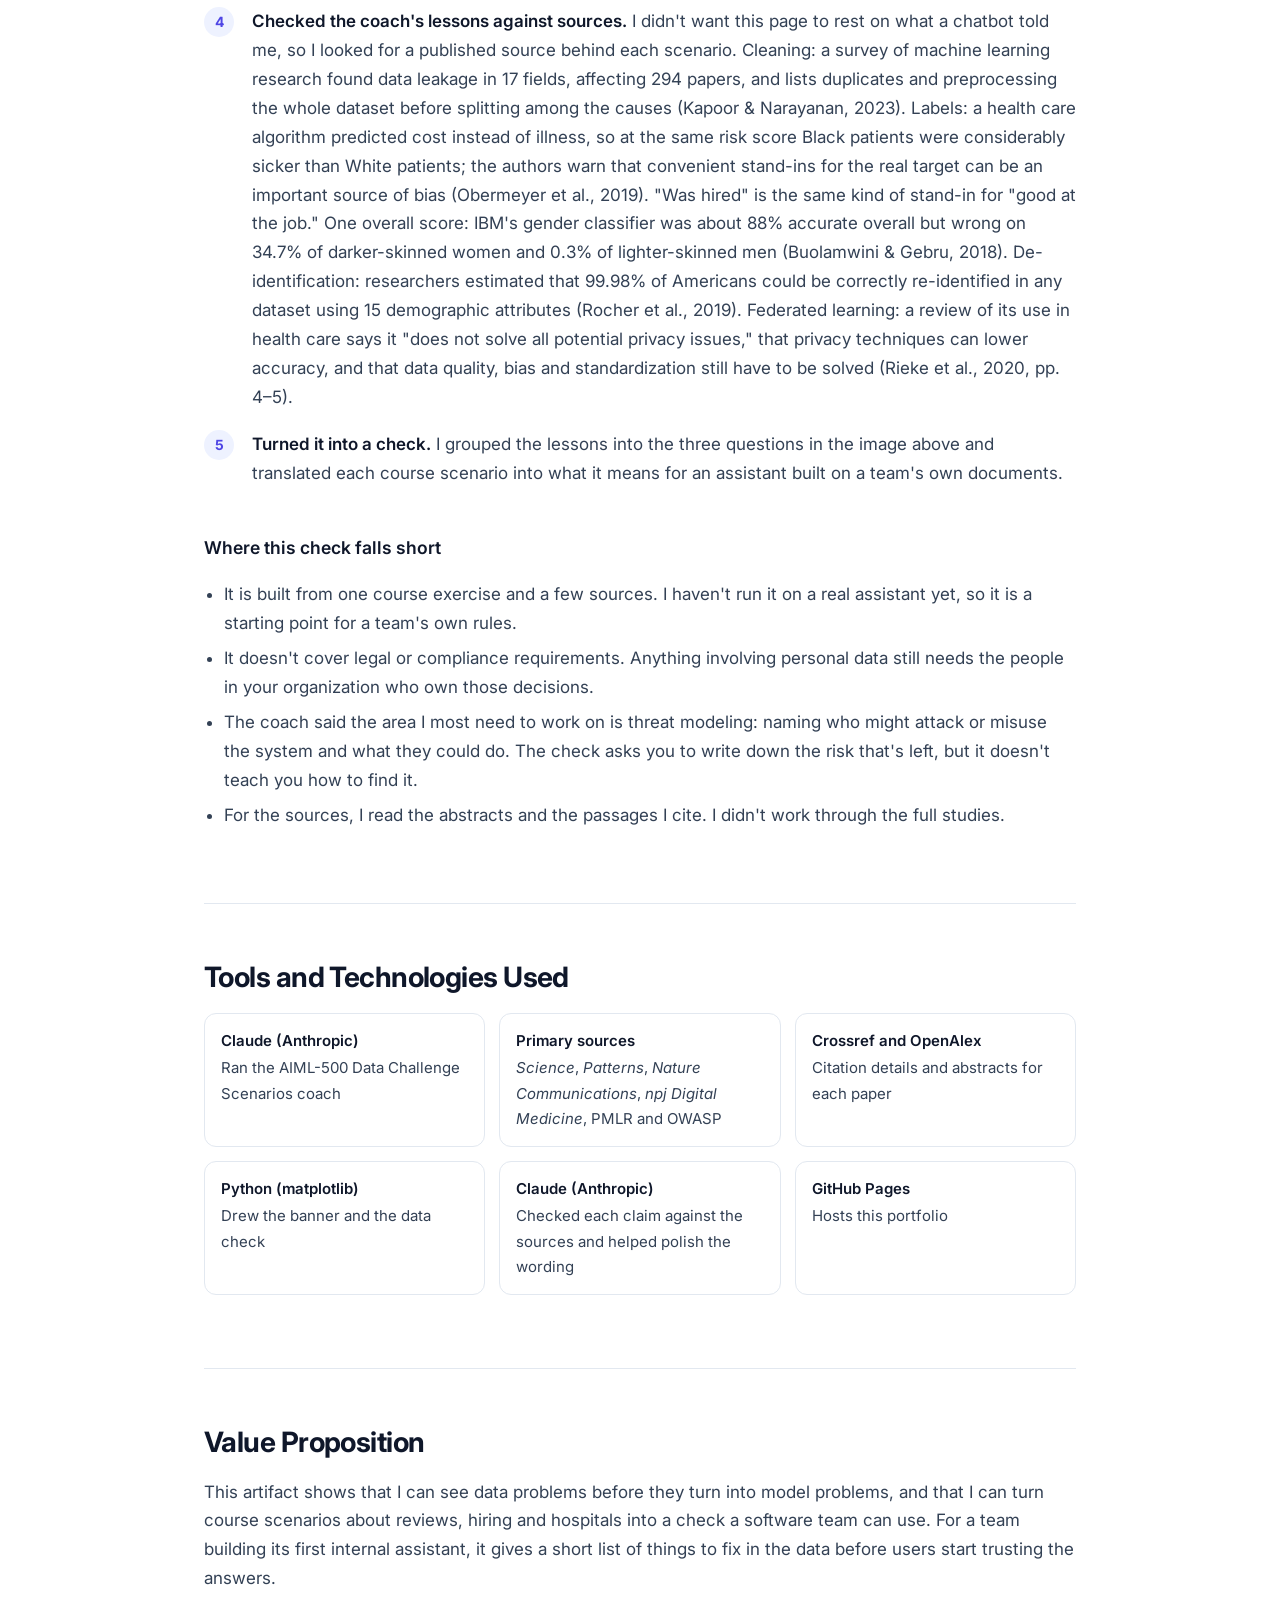
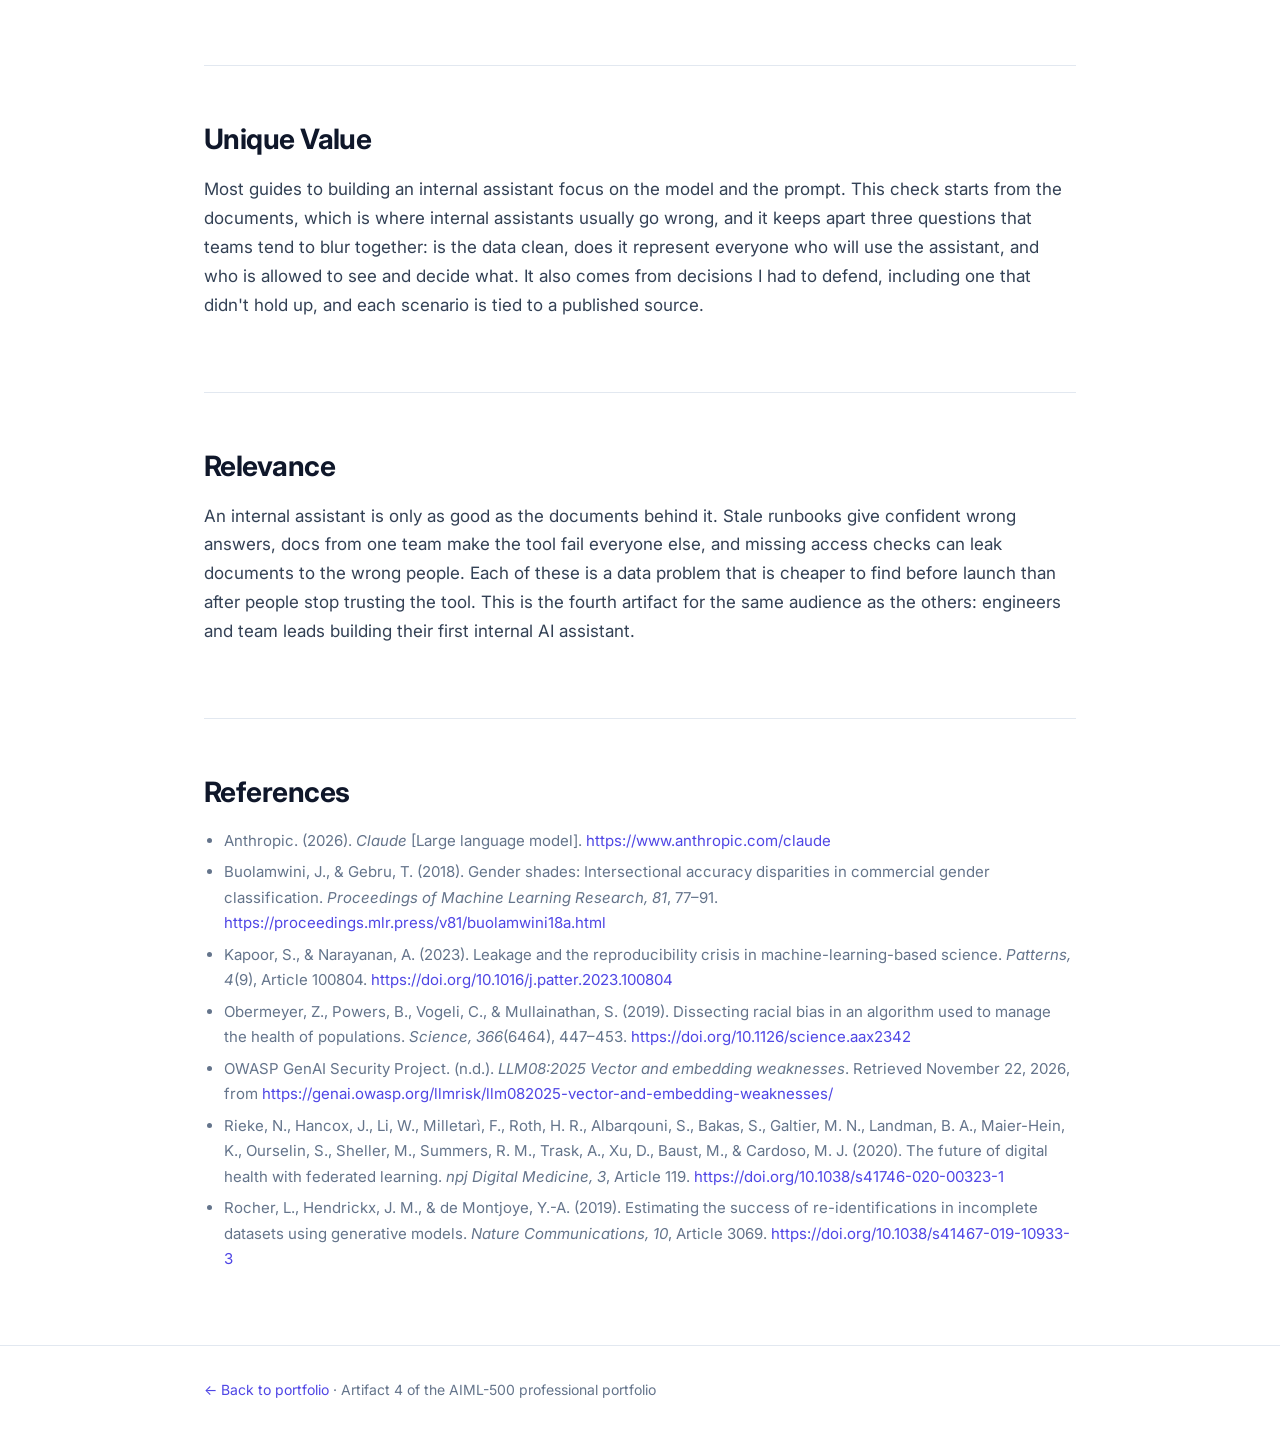
<file: artifacts/is-your-data-ready.html>
<!doctype html>
<html lang="en">
<head>
<meta charset="utf-8">
<meta name="viewport" content="width=device-width, initial-scale=1">
<title>Is Your Data Ready? | Hari Kiran Jana</title>
<meta name="description" content="Artifact 4: a pre-launch data check for a team's first internal AI assistant, covering clean sources, who the data represents, and privacy, security and governance.">
<link rel="stylesheet" href="../style.css">
</head>
<body>
<header class="nav">
  <div class="wrap">
    <a class="logo" href="../">Hari Kiran Jana</a>
    <nav><a href="../#about">About</a><a href="../#artifacts">Work</a></nav>
  </div>
</header>

<main class="wrap">
  <div class="art-hero">
    <figure class="cover">
      <img src="../assets/data-ready/banner.png" alt="Is Your Data Ready? A pre-launch data check for your first AI assistant. Clean, representative, protected.">
    </figure>
    <div class="actions">
      <a class="btn" href="../assets/data-ready/Data-Challenge-submission.pdf">Read the coach's summary of my session and my reflection (PDF) →</a>
      <a class="btn ghost" href="#check">Jump to the data check</a>
    </div>
  </div>

  <section>
    <p class="label">Title</p>
    <h1>Is Your Data Ready? A pre-launch data check for your first AI assistant</h1>
    <ul class="chips"><li>Artifact 4</li><li>Checklist</li><li>Data quality</li><li>Bias</li><li>Privacy</li></ul>
  </section>

  <section>
    <h2>Introduction</h2>
    <p>Teams building their first internal AI assistant spend most of their time choosing a model and writing prompts. The problems that show up after launch usually come from the data: two versions of the same runbook that disagree, docs that only cover one team, and pages the assistant can show to people who were never allowed to read them. This page is a short check to run on your data before the assistant goes live. It comes from a course exercise where an AI coach walked me through three data problems that machine learning teams run into, and asked me to defend each decision.</p>
  </section>

  <section>
    <h2>Description</h2>
    <p>The exercise had three scenarios, one for each stage where data goes wrong: cleaning it, checking who it represents, and sharing it safely. For each one, the coach asked what I would do and why, then pushed on the weakest part of my answer. Below are the three scenarios, what I proposed, and what each one means for an assistant that answers questions from a team's own documents.</p>

    <h3>1. Clean the sources before anything else</h3>
    <p><strong>The scenario:</strong> a company wanted to train a sentiment model on 800,000 public customer reviews full of duplicates, missing fields, mixed languages, emoji-only reviews, likely bot spam, and labels taken partly from star ratings.</p>
    <p><strong>What I proposed:</strong> keep an untouched copy of the raw data, look at what's actually in it, then remove duplicates, deal with spam and fix formatting, and only then split it into training and test sets. The order matters because if you split first, the same review can land in both sets, and the test score looks better than the model really is. My first answer was just "remove duplicates." When the coach asked about reviews that are almost the same, I changed it to grouping similar reviews and keeping each group on one side of the split. I also proposed hand-labeling a sample to check the labels that came from star ratings, and comparing the language and rating mix before and after cleaning, so I'd know if cleaning had quietly removed a group of reviewers.</p>
    <p><strong>For an internal assistant:</strong> your docs are the data. Keep an untouched copy before cleaning anything. Find duplicate and outdated pages, and decide which version wins instead of letting the assistant pick. Don't throw out pages just because they are short, informal or in another language; those may be the only docs some teams have. And keep your test questions away from the exact pages they were written from, or the assistant will look better in testing than it is.</p>

    <h3>2. Check who the data represents, and whether your tests still apply</h3>
    <p><strong>The scenario:</strong> a résumé-screening model trained on ten years of one company's hiring decisions tested well on held-out data from that history. The company wanted to use it in a new country at ten times the volume.</p>
    <p><strong>What I proposed:</strong> the main problem is the label. "Was hired" isn't the same as "would be good at the job," so the model learns whatever the company favored in the past. And a test set from the same company and the same years can't show how the model will do in a new country. Before scaling, I'd want testing on local data, error rates for each group instead of one overall accuracy number, and a small pilot where a person reviews every rejection. Applicants should be able to appeal, outcomes should be monitored after launch, and there should be a rule for pausing the system. The people I was most worried about were qualified applicants rejected without ever finding out why.</p>
    <p><strong>For an internal assistant:</strong> an assistant built and tested by one team measures how well it works for that team. Before rolling it out company-wide, collect test questions from the teams you're adding, report results for each team instead of one overall score, and start with a small pilot that has a way to report bad answers and a plan to pause it.</p>

    <h3>3. Protect the data, and decide who's in charge of it</h3>
    <p><strong>The scenario:</strong> two hospitals wanted to build a diagnostic model together without moving each other's raw patient records, even though their coding practices differed.</p>
    <p><strong>What I proposed:</strong> my first idea was for one hospital to send the other a de-identified copy, with names and ID numbers removed. When the coach pushed back, I realized that a rare diagnosis plus a date and a zip code could still point to one patient. I hadn't heard of moving the computation instead of the data; the coach gave me that hint, and I ended up with federated learning, where each hospital trains on its own records. I added secure aggregation, access controls, encryption and audit logs. I noted that differential privacy might cost accuracy on rare conditions. Before training, I'd check that both hospitals label data the same way, and I'd test the model separately at each hospital. I also wanted a written governance agreement covering who can use the model and for what.</p>
    <p><strong>For an internal assistant:</strong> privacy, security and governance are three different questions. Privacy is what the assistant can reveal about people. Security is who can get at the data and the system. Governance is who decides what goes in, what it can be used for, and what happens when something goes wrong. A common internal failure is the assistant showing someone a document they don't have permission to open. OWASP lists this as a risk for assistants that search a document store, and recommends permission-aware access controls (OWASP GenAI Security Project, n.d.). So the assistant should check the user's access before it uses a document in an answer.</p>

    <figure id="check">
      <img src="../assets/data-ready/data-check.png" alt="Checklist titled Before the assistant goes live, check the documents behind it. Section 1, Is it clean? Keep an untouched copy of every source before you clean anything. Find duplicate and outdated pages, and decide which version wins. Log how many pages each cleaning rule removed, and from which teams. Keep test questions away from the pages they were written from. Section 2, Does it represent everyone who will use it? Collect test questions from every team you are adding. Report results for each team, not one overall score. Start with a small pilot, a way to report bad answers, and a pause rule. Section 3, Is it protected, and who is in charge of it? Check the user's access before a document is used in an answer. Log who asked what and which documents were used. Name an owner: what goes in, what it is for, who acts on a leak. Write down the risk that is left, and test for it.">
      <figcaption>The pre-launch data check: one section for each scenario in the exercise.</figcaption>
    </figure>
    <p class="note">Scenarios come from the Data Challenge Scenarios exercise in AIML-500. The decisions and reasons are mine. The coach's summary of the session and my reflection are in my <a href="../assets/data-ready/Data-Challenge-submission.pdf">assignment submission (PDF)</a>.</p>
  </section>

  <section>
    <h2>Objective</h2>
    <p>I did the original exercise for Assignment 4.3 in AIML-500, an interactive session with an AI coach on data challenges in machine learning: data quality and cleaning; bias, distribution shift and responsible scaling; and data sharing, privacy, security and governance. For this portfolio, I turned my answers into a check that engineers and team leads can run on their data before their first internal assistant goes live.</p>
  </section>

  <section>
    <h2>Process</h2>
    <ol class="steps">
      <li><strong>Cleaning.</strong> I gave an order of steps and a reason for it: split last, so no review ends up in both the training and test sets. The coach's question about reviews that are almost the same showed me that deleting exact copies wasn't enough, and I changed my plan to grouping related reviews before the split.</li>
      <li><strong>Bias and scaling.</strong> I went straight to the label problem and the same-company test set, then built the rollout plan: local testing, error rates by group, a pilot with human review, appeals, monitoring and a pause rule.</li>
      <li><strong>Privacy, security and governance.</strong> This is where I learned the most. My de-identification answer didn't hold up, and I only reached federated learning after a hint. The coach then explained its limits, and I built them into my final design.</li>
      <li><strong>Checked the coach's lessons against sources.</strong> I didn't want this page to rest on what a chatbot told me, so I looked for a published source behind each scenario. Cleaning: a survey of machine learning research found data leakage in 17 fields, affecting 294 papers, and lists duplicates and preprocessing the whole dataset before splitting among the causes (Kapoor &amp; Narayanan, 2023). Labels: a health care algorithm predicted cost instead of illness, so at the same risk score Black patients were considerably sicker than White patients; the authors warn that convenient stand-ins for the real target can be an important source of bias (Obermeyer et al., 2019). "Was hired" is the same kind of stand-in for "good at the job." One overall score: IBM's gender classifier was about 88% accurate overall but wrong on 34.7% of darker-skinned women and 0.3% of lighter-skinned men (Buolamwini &amp; Gebru, 2018). De-identification: researchers estimated that 99.98% of Americans could be correctly re-identified in any dataset using 15 demographic attributes (Rocher et al., 2019). Federated learning: a review of its use in health care says it "does not solve all potential privacy issues," that privacy techniques can lower accuracy, and that data quality, bias and standardization still have to be solved (Rieke et al., 2020, pp. 4–5).</li>
      <li><strong>Turned it into a check.</strong> I grouped the lessons into the three questions in the image above and translated each course scenario into what it means for an assistant built on a team's own documents.</li>
    </ol>
    <h3>Where this check falls short</h3>
    <ul>
      <li>It is built from one course exercise and a few sources. I haven't run it on a real assistant yet, so it is a starting point for a team's own rules.</li>
      <li>It doesn't cover legal or compliance requirements. Anything involving personal data still needs the people in your organization who own those decisions.</li>
      <li>The coach said the area I most need to work on is threat modeling: naming who might attack or misuse the system and what they could do. The check asks you to write down the risk that's left, but it doesn't teach you how to find it.</li>
      <li>For the sources, I read the abstracts and the passages I cite. I didn't work through the full studies.</li>
    </ul>
  </section>

  <section>
    <h2>Tools and Technologies Used</h2>
    <ul class="tools">
      <li><strong>Claude (Anthropic)</strong>Ran the AIML-500 Data Challenge Scenarios coach</li>
      <li><strong>Primary sources</strong><em>Science</em>, <em>Patterns</em>, <em>Nature Communications</em>, <em>npj Digital Medicine</em>, PMLR and OWASP</li>
      <li><strong>Crossref and OpenAlex</strong>Citation details and abstracts for each paper</li>
      <li><strong>Python (matplotlib)</strong>Drew the banner and the data check</li>
      <li><strong>Claude (Anthropic)</strong>Checked each claim against the sources and helped polish the wording</li>
      <li><strong>GitHub Pages</strong>Hosts this portfolio</li>
    </ul>
  </section>

  <section>
    <h2>Value Proposition</h2>
    <p>This artifact shows that I can see data problems before they turn into model problems, and that I can turn course scenarios about reviews, hiring and hospitals into a check a software team can use. For a team building its first internal assistant, it gives a short list of things to fix in the data before users start trusting the answers.</p>
  </section>

  <section>
    <h2>Unique Value</h2>
    <p>Most guides to building an internal assistant focus on the model and the prompt. This check starts from the documents, which is where internal assistants usually go wrong, and it keeps apart three questions that teams tend to blur together: is the data clean, does it represent everyone who will use the assistant, and who is allowed to see and decide what. It also comes from decisions I had to defend, including one that didn't hold up, and each scenario is tied to a published source.</p>
  </section>

  <section>
    <h2>Relevance</h2>
    <p>An internal assistant is only as good as the documents behind it. Stale runbooks give confident wrong answers, docs from one team make the tool fail everyone else, and missing access checks can leak documents to the wrong people. Each of these is a data problem that is cheaper to find before launch than after people stop trusting the tool. This is the fourth artifact for the same audience as the others: engineers and team leads building their first internal AI assistant.</p>
  </section>

  <section>
    <h2>References</h2>
    <ul class="refs">
      <li>Anthropic. (2026). <em>Claude</em> [Large language model]. <a href="https://www.anthropic.com/claude">https://www.anthropic.com/claude</a></li>
      <li>Buolamwini, J., &amp; Gebru, T. (2018). Gender shades: Intersectional accuracy disparities in commercial gender classification. <em>Proceedings of Machine Learning Research, 81</em>, 77–91. <a href="https://proceedings.mlr.press/v81/buolamwini18a.html">https://proceedings.mlr.press/v81/buolamwini18a.html</a></li>
      <li>Kapoor, S., &amp; Narayanan, A. (2023). Leakage and the reproducibility crisis in machine-learning-based science. <em>Patterns, 4</em>(9), Article 100804. <a href="https://doi.org/10.1016/j.patter.2023.100804">https://doi.org/10.1016/j.patter.2023.100804</a></li>
      <li>Obermeyer, Z., Powers, B., Vogeli, C., &amp; Mullainathan, S. (2019). Dissecting racial bias in an algorithm used to manage the health of populations. <em>Science, 366</em>(6464), 447–453. <a href="https://doi.org/10.1126/science.aax2342">https://doi.org/10.1126/science.aax2342</a></li>
      <li>OWASP GenAI Security Project. (n.d.). <em>LLM08:2025 Vector and embedding weaknesses</em>. Retrieved November 22, 2026, from <a href="https://genai.owasp.org/llmrisk/llm082025-vector-and-embedding-weaknesses/">https://genai.owasp.org/llmrisk/llm082025-vector-and-embedding-weaknesses/</a></li>
      <li>Rieke, N., Hancox, J., Li, W., Milletarì, F., Roth, H. R., Albarqouni, S., Bakas, S., Galtier, M. N., Landman, B. A., Maier-Hein, K., Ourselin, S., Sheller, M., Summers, R. M., Trask, A., Xu, D., Baust, M., &amp; Cardoso, M. J. (2020). The future of digital health with federated learning. <em>npj Digital Medicine, 3</em>, Article 119. <a href="https://doi.org/10.1038/s41746-020-00323-1">https://doi.org/10.1038/s41746-020-00323-1</a></li>
      <li>Rocher, L., Hendrickx, J. M., &amp; de Montjoye, Y.-A. (2019). Estimating the success of re-identifications in incomplete datasets using generative models. <em>Nature Communications, 10</em>, Article 3069. <a href="https://doi.org/10.1038/s41467-019-10933-3">https://doi.org/10.1038/s41467-019-10933-3</a></li>
    </ul>
  </section>
</main>

<footer>
  <div class="wrap"><a href="../">← Back to portfolio</a> · Artifact 4 of the AIML-500 professional portfolio</div>
</footer>
</body>
</html>
</file>
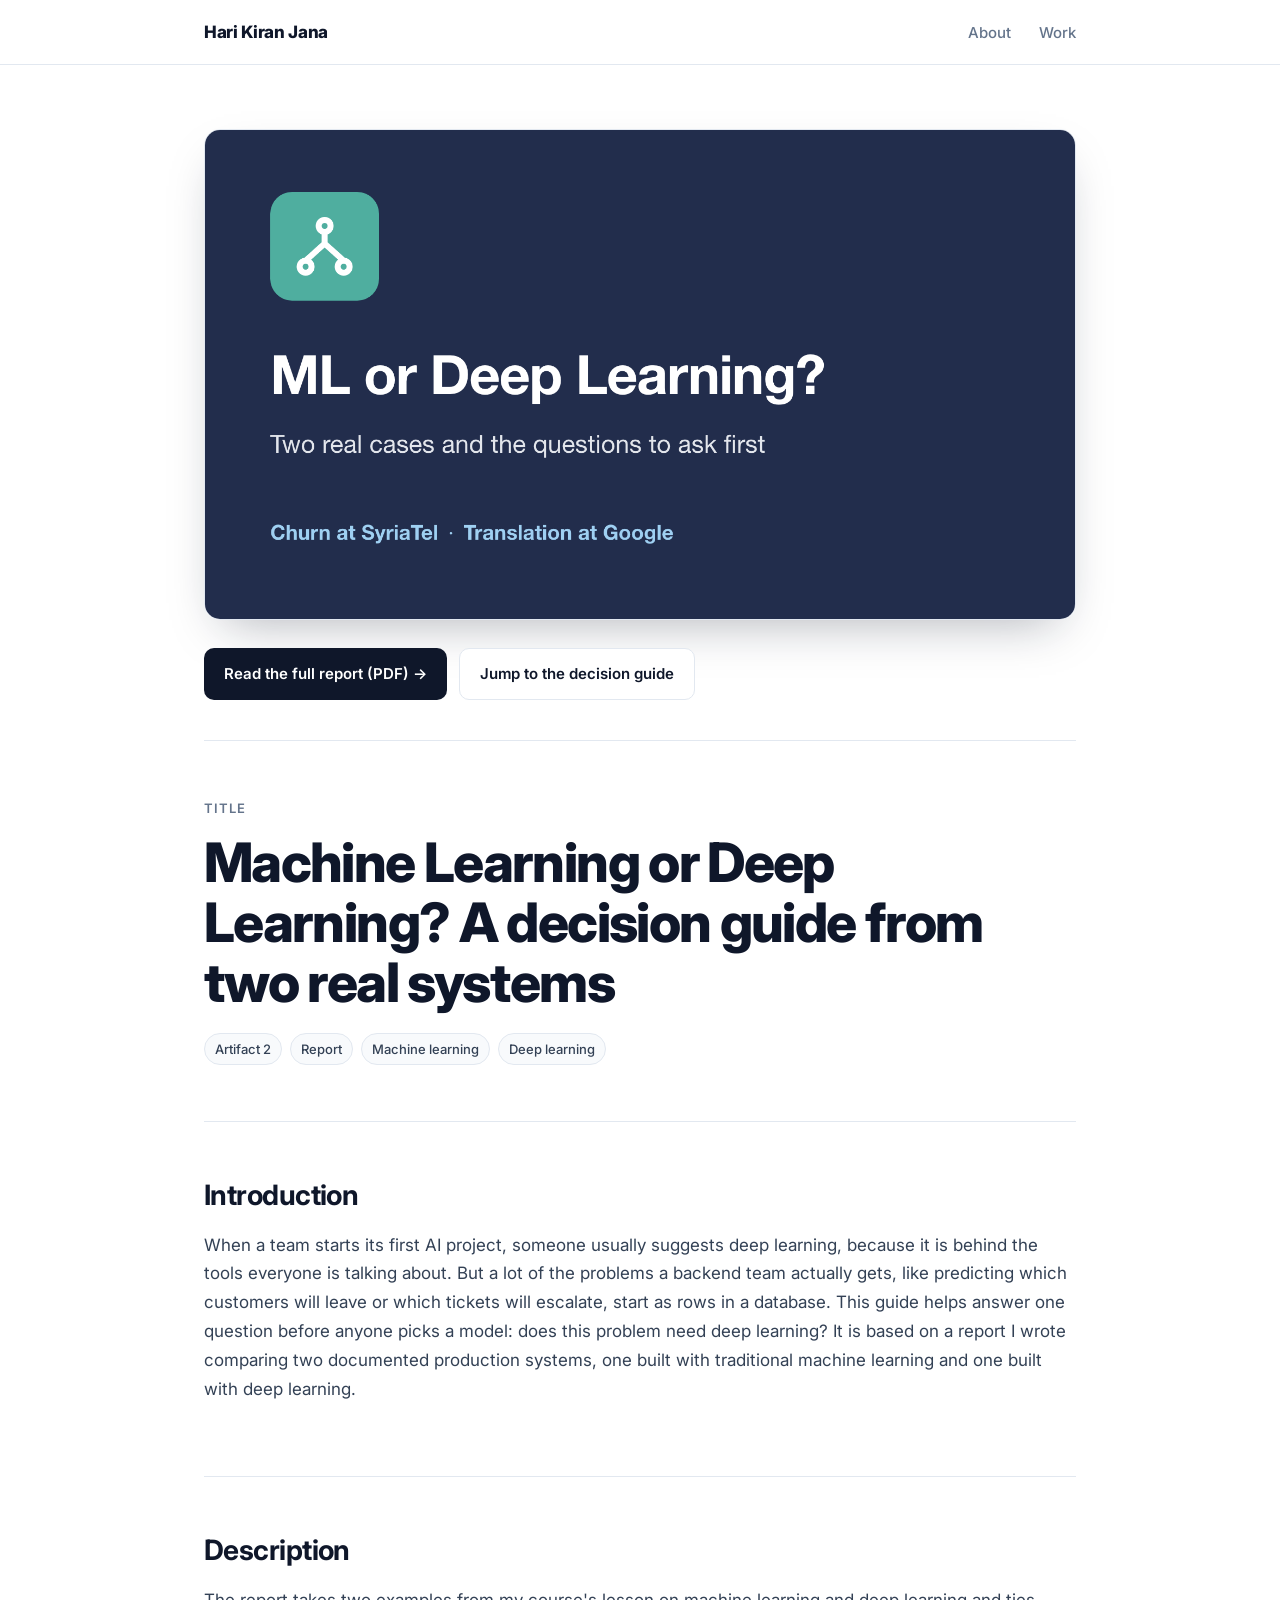
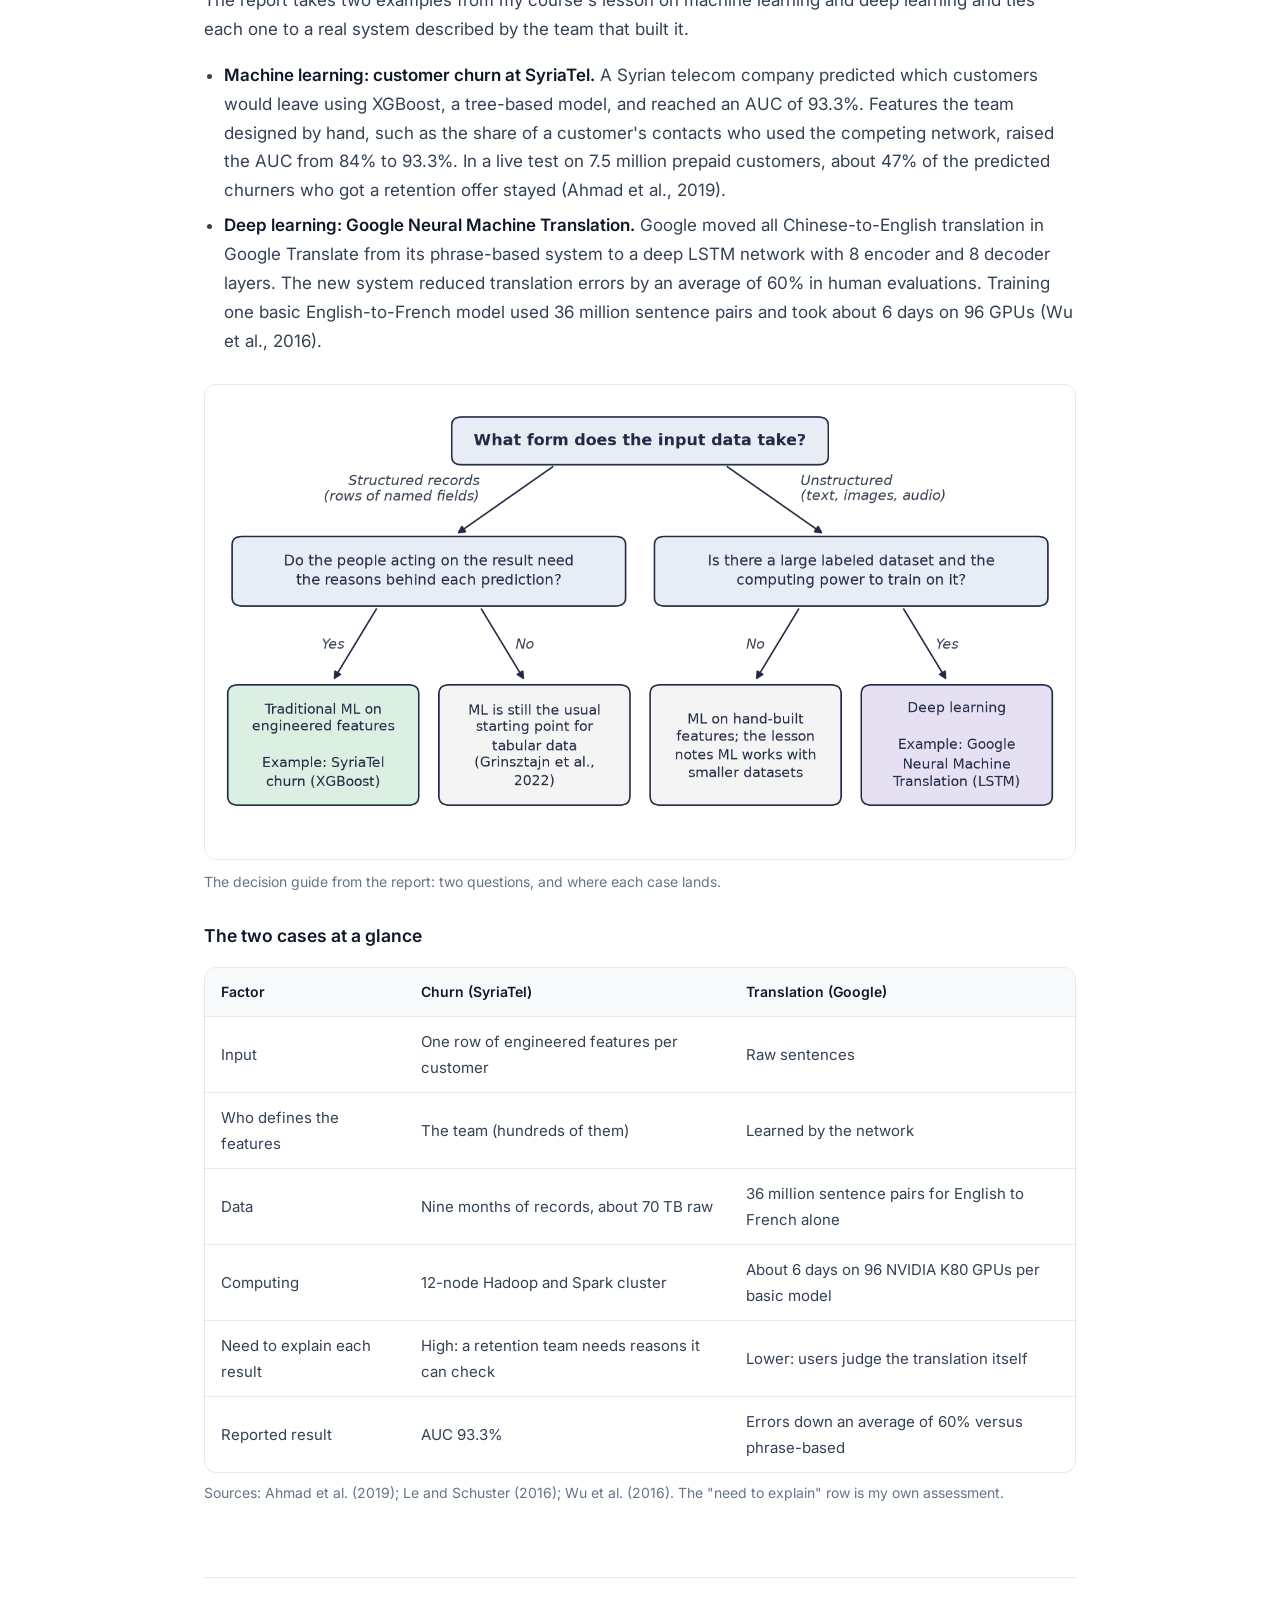
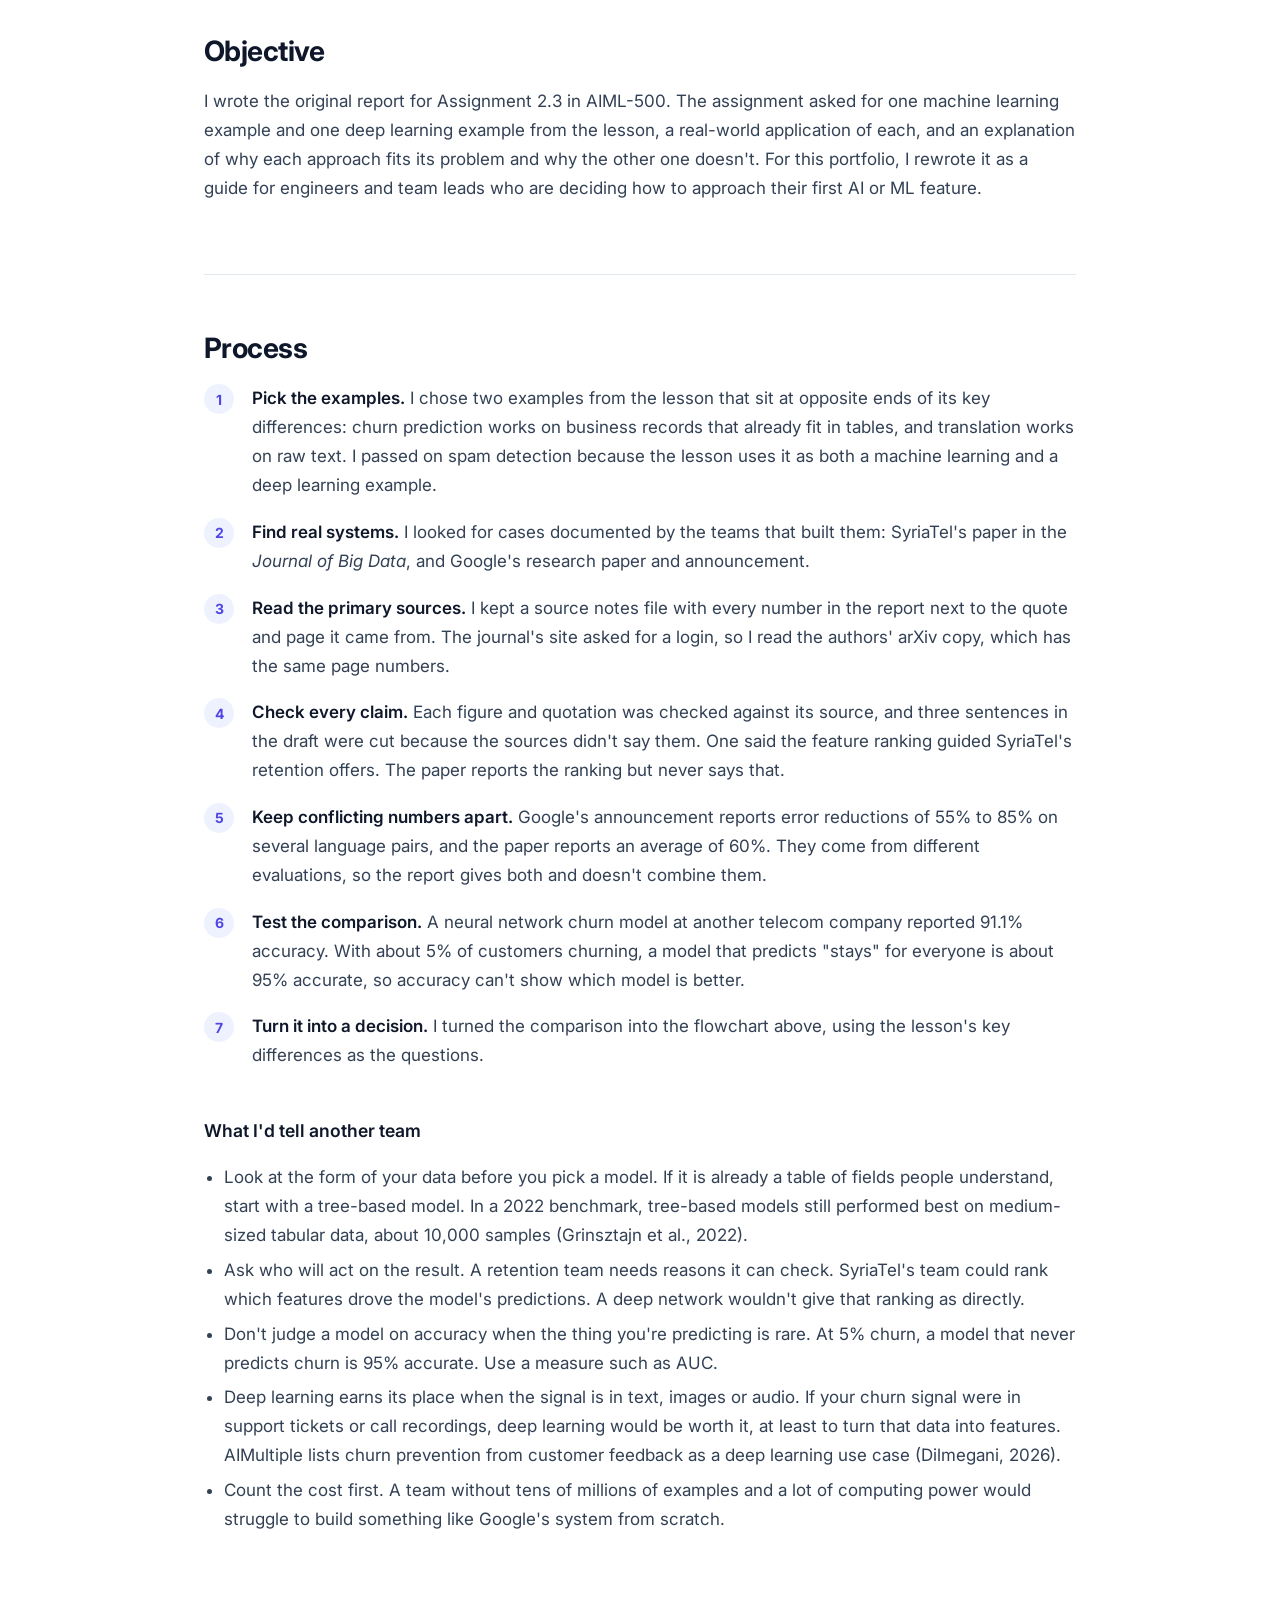
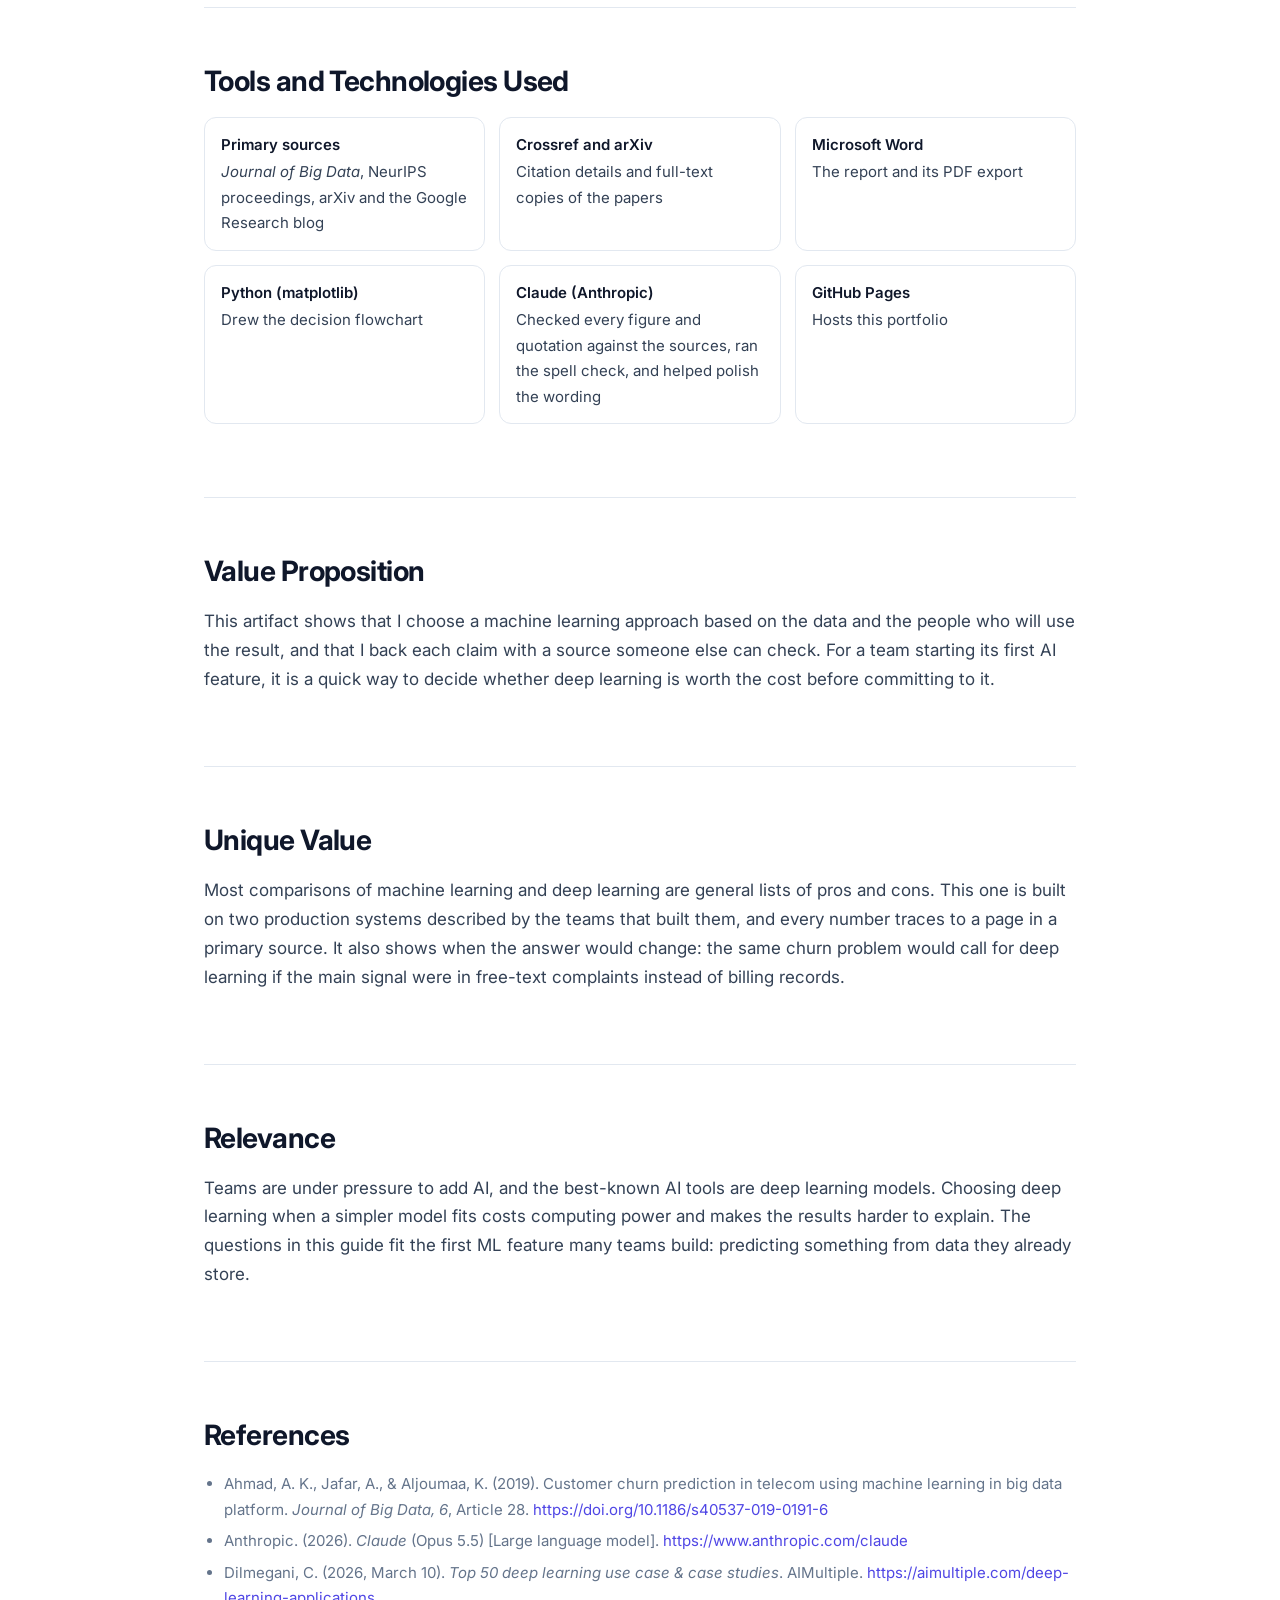
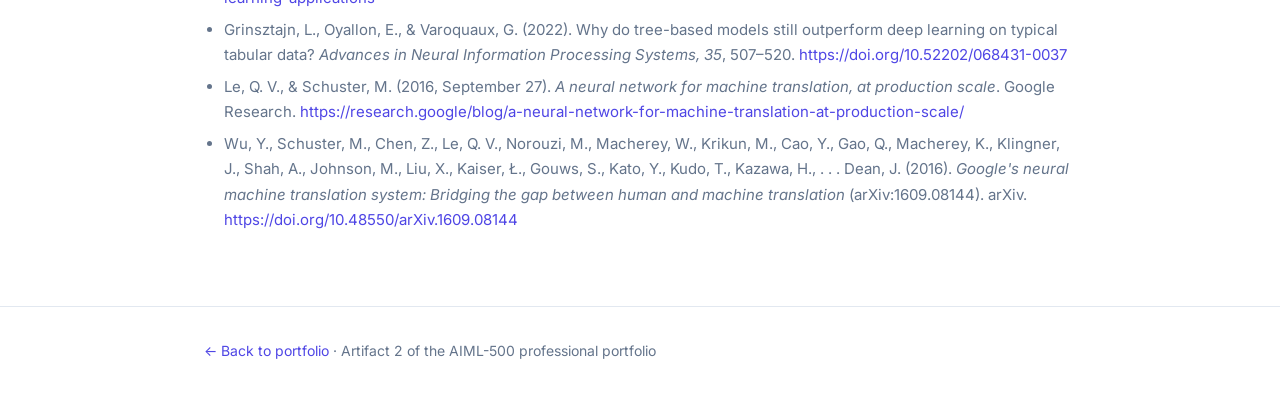
<file: artifacts/ml-or-deep-learning.html>
<!doctype html>
<html lang="en">
<head>
<meta charset="utf-8">
<meta name="viewport" content="width=device-width, initial-scale=1">
<title>ML or Deep Learning? | Hari Kiran Jana</title>
<meta name="description" content="Artifact 2: a guide to choosing between traditional machine learning and deep learning, based on two documented systems.">
<link rel="stylesheet" href="../style.css">
</head>
<body>
<header class="nav">
  <div class="wrap">
    <a class="logo" href="../">Hari Kiran Jana</a>
    <nav><a href="../#about">About</a><a href="../#artifacts">Work</a></nav>
  </div>
</header>

<main class="wrap">
  <div class="art-hero">
    <figure class="cover">
      <img src="../assets/ml-vs-dl/banner.png" alt="ML or Deep Learning? Two real cases and the questions to ask first: churn at SyriaTel and translation at Google">
    </figure>
    <div class="actions">
      <a class="btn" href="../assets/ml-vs-dl/ML-vs-DL-report.pdf">Read the full report (PDF) →</a>
      <a class="btn ghost" href="#decide">Jump to the decision guide</a>
    </div>
  </div>

  <section>
    <p class="label">Title</p>
    <h1>Machine Learning or Deep Learning? A decision guide from two real systems</h1>
    <ul class="chips"><li>Artifact 2</li><li>Report</li><li>Machine learning</li><li>Deep learning</li></ul>
  </section>

  <section>
    <h2>Introduction</h2>
    <p>When a team starts its first AI project, someone usually suggests deep learning, because it is behind the tools everyone is talking about. But a lot of the problems a backend team actually gets, like predicting which customers will leave or which tickets will escalate, start as rows in a database. This guide helps answer one question before anyone picks a model: does this problem need deep learning? It is based on a report I wrote comparing two documented production systems, one built with traditional machine learning and one built with deep learning.</p>
  </section>

  <section>
    <h2>Description</h2>
    <p>The report takes two examples from my course's lesson on machine learning and deep learning and ties each one to a real system described by the team that built it.</p>
    <ul>
      <li><strong>Machine learning: customer churn at SyriaTel.</strong> A Syrian telecom company predicted which customers would leave using XGBoost, a tree-based model, and reached an AUC of 93.3%. Features the team designed by hand, such as the share of a customer's contacts who used the competing network, raised the AUC from 84% to 93.3%. In a live test on 7.5 million prepaid customers, about 47% of the predicted churners who got a retention offer stayed (Ahmad et al., 2019).</li>
      <li><strong>Deep learning: Google Neural Machine Translation.</strong> Google moved all Chinese-to-English translation in Google Translate from its phrase-based system to a deep LSTM network with 8 encoder and 8 decoder layers. The new system reduced translation errors by an average of 60% in human evaluations. Training one basic English-to-French model used 36 million sentence pairs and took about 6 days on 96 GPUs (Wu et al., 2016).</li>
    </ul>
    <figure id="decide">
      <img src="../assets/ml-vs-dl/decision-flow.png" alt="Decision flowchart. First question: what form does the input data take? For structured records, ask whether the people acting on the result need the reasons behind each prediction: if yes, traditional ML on engineered features (example: SyriaTel churn with XGBoost); if no, ML is still the usual starting point for tabular data. For unstructured text, images or audio, ask whether there is a large labeled dataset and the computing power to train on it: if no, ML on hand-built features; if yes, deep learning (example: Google Neural Machine Translation)">
      <figcaption>The decision guide from the report: two questions, and where each case lands.</figcaption>
    </figure>
    <h3>The two cases at a glance</h3>
    <div class="table">
      <table>
        <tr><th>Factor</th><th>Churn (SyriaTel)</th><th>Translation (Google)</th></tr>
        <tr><td>Input</td><td>One row of engineered features per customer</td><td>Raw sentences</td></tr>
        <tr><td>Who defines the features</td><td>The team (hundreds of them)</td><td>Learned by the network</td></tr>
        <tr><td>Data</td><td>Nine months of records, about 70 TB raw</td><td>36 million sentence pairs for English to French alone</td></tr>
        <tr><td>Computing</td><td>12-node Hadoop and Spark cluster</td><td>About 6 days on 96 NVIDIA K80 GPUs per basic model</td></tr>
        <tr><td>Need to explain each result</td><td>High: a retention team needs reasons it can check</td><td>Lower: users judge the translation itself</td></tr>
        <tr><td>Reported result</td><td>AUC 93.3%</td><td>Errors down an average of 60% versus phrase-based</td></tr>
      </table>
    </div>
    <p class="note">Sources: Ahmad et al. (2019); Le and Schuster (2016); Wu et al. (2016). The "need to explain" row is my own assessment.</p>
  </section>

  <section>
    <h2>Objective</h2>
    <p>I wrote the original report for Assignment 2.3 in AIML-500. The assignment asked for one machine learning example and one deep learning example from the lesson, a real-world application of each, and an explanation of why each approach fits its problem and why the other one doesn't. For this portfolio, I rewrote it as a guide for engineers and team leads who are deciding how to approach their first AI or ML feature.</p>
  </section>

  <section>
    <h2>Process</h2>
    <ol class="steps">
      <li><strong>Pick the examples.</strong> I chose two examples from the lesson that sit at opposite ends of its key differences: churn prediction works on business records that already fit in tables, and translation works on raw text. I passed on spam detection because the lesson uses it as both a machine learning and a deep learning example.</li>
      <li><strong>Find real systems.</strong> I looked for cases documented by the teams that built them: SyriaTel's paper in the <em>Journal of Big Data</em>, and Google's research paper and announcement.</li>
      <li><strong>Read the primary sources.</strong> I kept a source notes file with every number in the report next to the quote and page it came from. The journal's site asked for a login, so I read the authors' arXiv copy, which has the same page numbers.</li>
      <li><strong>Check every claim.</strong> Each figure and quotation was checked against its source, and three sentences in the draft were cut because the sources didn't say them. One said the feature ranking guided SyriaTel's retention offers. The paper reports the ranking but never says that.</li>
      <li><strong>Keep conflicting numbers apart.</strong> Google's announcement reports error reductions of 55% to 85% on several language pairs, and the paper reports an average of 60%. They come from different evaluations, so the report gives both and doesn't combine them.</li>
      <li><strong>Test the comparison.</strong> A neural network churn model at another telecom company reported 91.1% accuracy. With about 5% of customers churning, a model that predicts "stays" for everyone is about 95% accurate, so accuracy can't show which model is better.</li>
      <li><strong>Turn it into a decision.</strong> I turned the comparison into the flowchart above, using the lesson's key differences as the questions.</li>
    </ol>
    <h3>What I'd tell another team</h3>
    <ul>
      <li>Look at the form of your data before you pick a model. If it is already a table of fields people understand, start with a tree-based model. In a 2022 benchmark, tree-based models still performed best on medium-sized tabular data, about 10,000 samples (Grinsztajn et al., 2022).</li>
      <li>Ask who will act on the result. A retention team needs reasons it can check. SyriaTel's team could rank which features drove the model's predictions. A deep network wouldn't give that ranking as directly.</li>
      <li>Don't judge a model on accuracy when the thing you're predicting is rare. At 5% churn, a model that never predicts churn is 95% accurate. Use a measure such as AUC.</li>
      <li>Deep learning earns its place when the signal is in text, images or audio. If your churn signal were in support tickets or call recordings, deep learning would be worth it, at least to turn that data into features. AIMultiple lists churn prevention from customer feedback as a deep learning use case (Dilmegani, 2026).</li>
      <li>Count the cost first. A team without tens of millions of examples and a lot of computing power would struggle to build something like Google's system from scratch.</li>
    </ul>
  </section>

  <section>
    <h2>Tools and Technologies Used</h2>
    <ul class="tools">
      <li><strong>Primary sources</strong><em>Journal of Big Data</em>, NeurIPS proceedings, arXiv and the Google Research blog</li>
      <li><strong>Crossref and arXiv</strong>Citation details and full-text copies of the papers</li>
      <li><strong>Microsoft Word</strong>The report and its PDF export</li>
      <li><strong>Python (matplotlib)</strong>Drew the decision flowchart</li>
      <li><strong>Claude (Anthropic)</strong>Checked every figure and quotation against the sources, ran the spell check, and helped polish the wording</li>
      <li><strong>GitHub Pages</strong>Hosts this portfolio</li>
    </ul>
  </section>

  <section>
    <h2>Value Proposition</h2>
    <p>This artifact shows that I choose a machine learning approach based on the data and the people who will use the result, and that I back each claim with a source someone else can check. For a team starting its first AI feature, it is a quick way to decide whether deep learning is worth the cost before committing to it.</p>
  </section>

  <section>
    <h2>Unique Value</h2>
    <p>Most comparisons of machine learning and deep learning are general lists of pros and cons. This one is built on two production systems described by the teams that built them, and every number traces to a page in a primary source. It also shows when the answer would change: the same churn problem would call for deep learning if the main signal were in free-text complaints instead of billing records.</p>
  </section>

  <section>
    <h2>Relevance</h2>
    <p>Teams are under pressure to add AI, and the best-known AI tools are deep learning models. Choosing deep learning when a simpler model fits costs computing power and makes the results harder to explain. The questions in this guide fit the first ML feature many teams build: predicting something from data they already store.</p>
  </section>

  <section>
    <h2>References</h2>
    <ul class="refs">
      <li>Ahmad, A. K., Jafar, A., &amp; Aljoumaa, K. (2019). Customer churn prediction in telecom using machine learning in big data platform. <em>Journal of Big Data, 6</em>, Article 28. <a href="https://doi.org/10.1186/s40537-019-0191-6">https://doi.org/10.1186/s40537-019-0191-6</a></li>
      <li>Anthropic. (2026). <em>Claude</em> (Opus 5.5) [Large language model]. <a href="https://www.anthropic.com/claude">https://www.anthropic.com/claude</a></li>
      <li>Dilmegani, C. (2026, March 10). <em>Top 50 deep learning use case &amp; case studies</em>. AIMultiple. <a href="https://aimultiple.com/deep-learning-applications">https://aimultiple.com/deep-learning-applications</a></li>
      <li>Grinsztajn, L., Oyallon, E., &amp; Varoquaux, G. (2022). Why do tree-based models still outperform deep learning on typical tabular data? <em>Advances in Neural Information Processing Systems, 35</em>, 507–520. <a href="https://doi.org/10.52202/068431-0037">https://doi.org/10.52202/068431-0037</a></li>
      <li>Le, Q. V., &amp; Schuster, M. (2016, September 27). <em>A neural network for machine translation, at production scale</em>. Google Research. <a href="https://research.google/blog/a-neural-network-for-machine-translation-at-production-scale/">https://research.google/blog/a-neural-network-for-machine-translation-at-production-scale/</a></li>
      <li>Wu, Y., Schuster, M., Chen, Z., Le, Q. V., Norouzi, M., Macherey, W., Krikun, M., Cao, Y., Gao, Q., Macherey, K., Klingner, J., Shah, A., Johnson, M., Liu, X., Kaiser, Ł., Gouws, S., Kato, Y., Kudo, T., Kazawa, H., . . . Dean, J. (2016). <em>Google's neural machine translation system: Bridging the gap between human and machine translation</em> (arXiv:1609.08144). arXiv. <a href="https://doi.org/10.48550/arXiv.1609.08144">https://doi.org/10.48550/arXiv.1609.08144</a></li>
    </ul>
  </section>
</main>

<footer>
  <div class="wrap"><a href="../">← Back to portfolio</a> · Artifact 2 of the AIML-500 professional portfolio</div>
</footer>
</body>
</html>
</file>
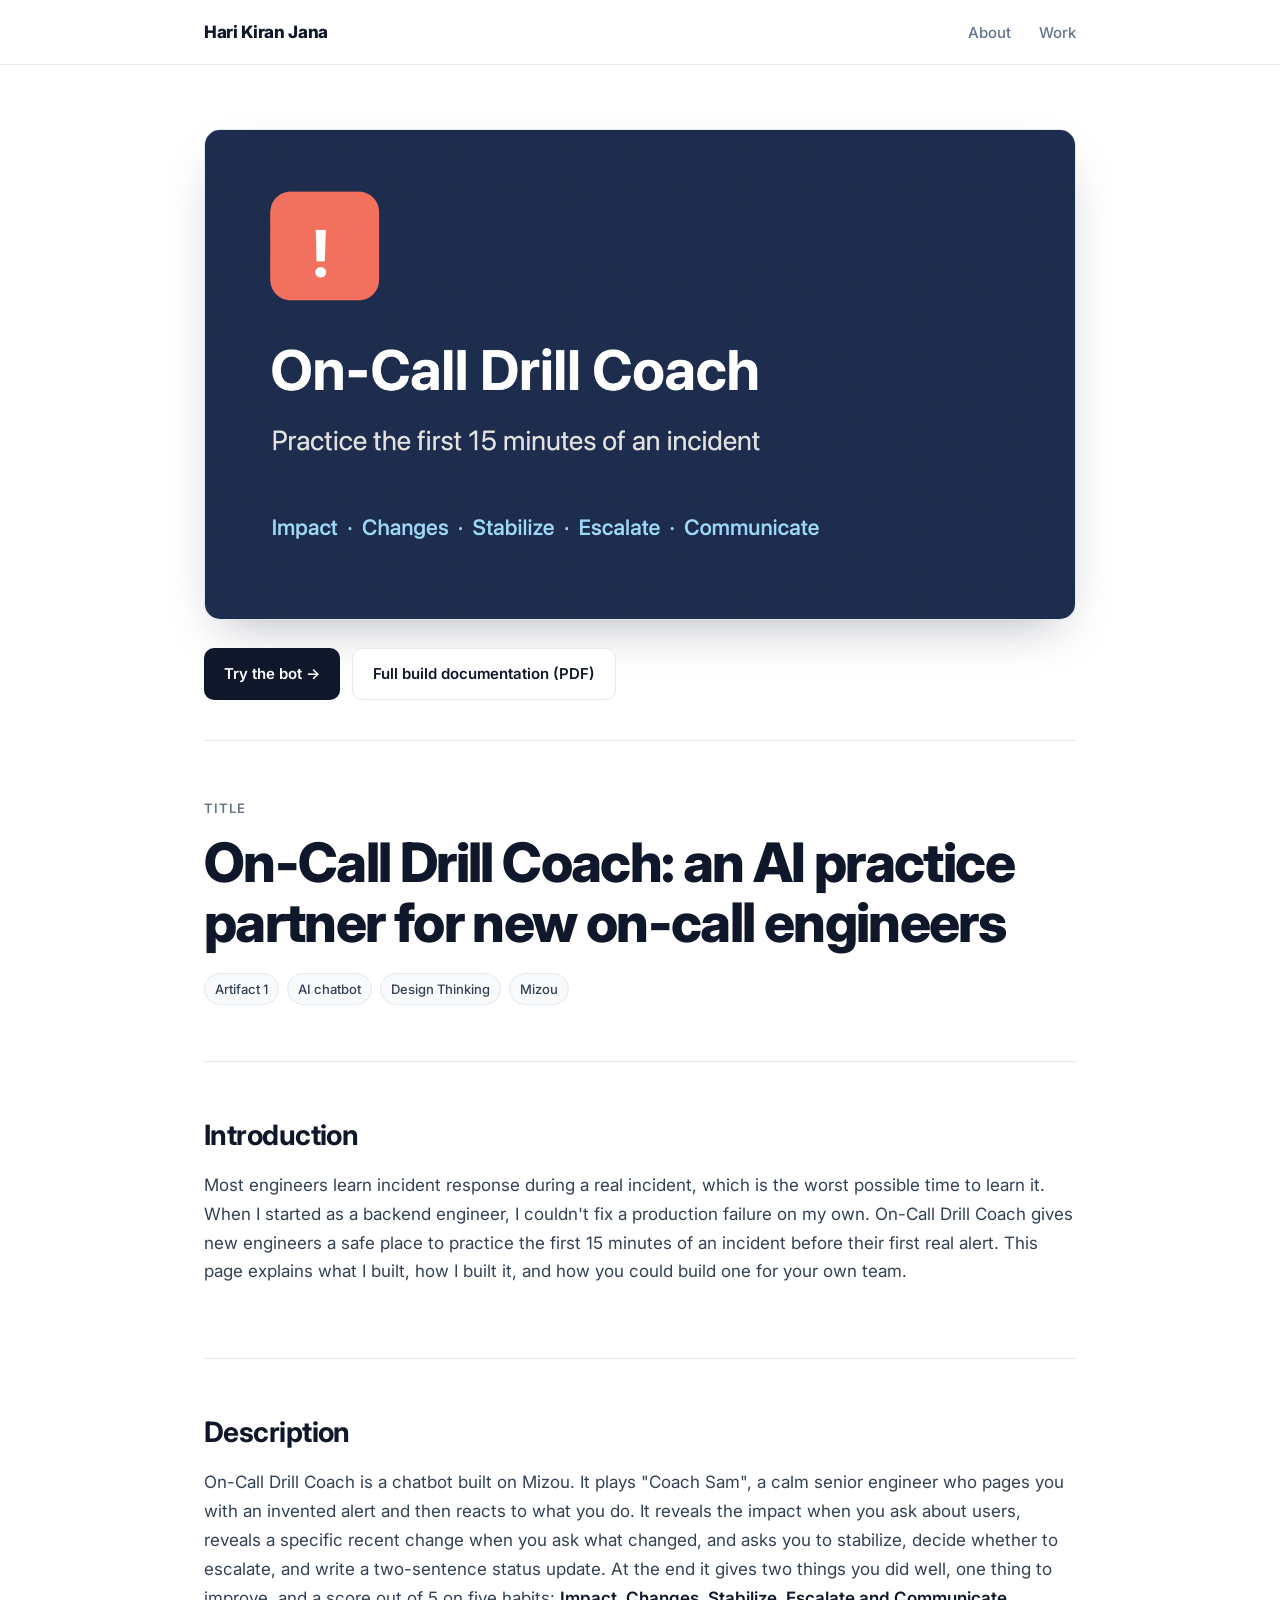
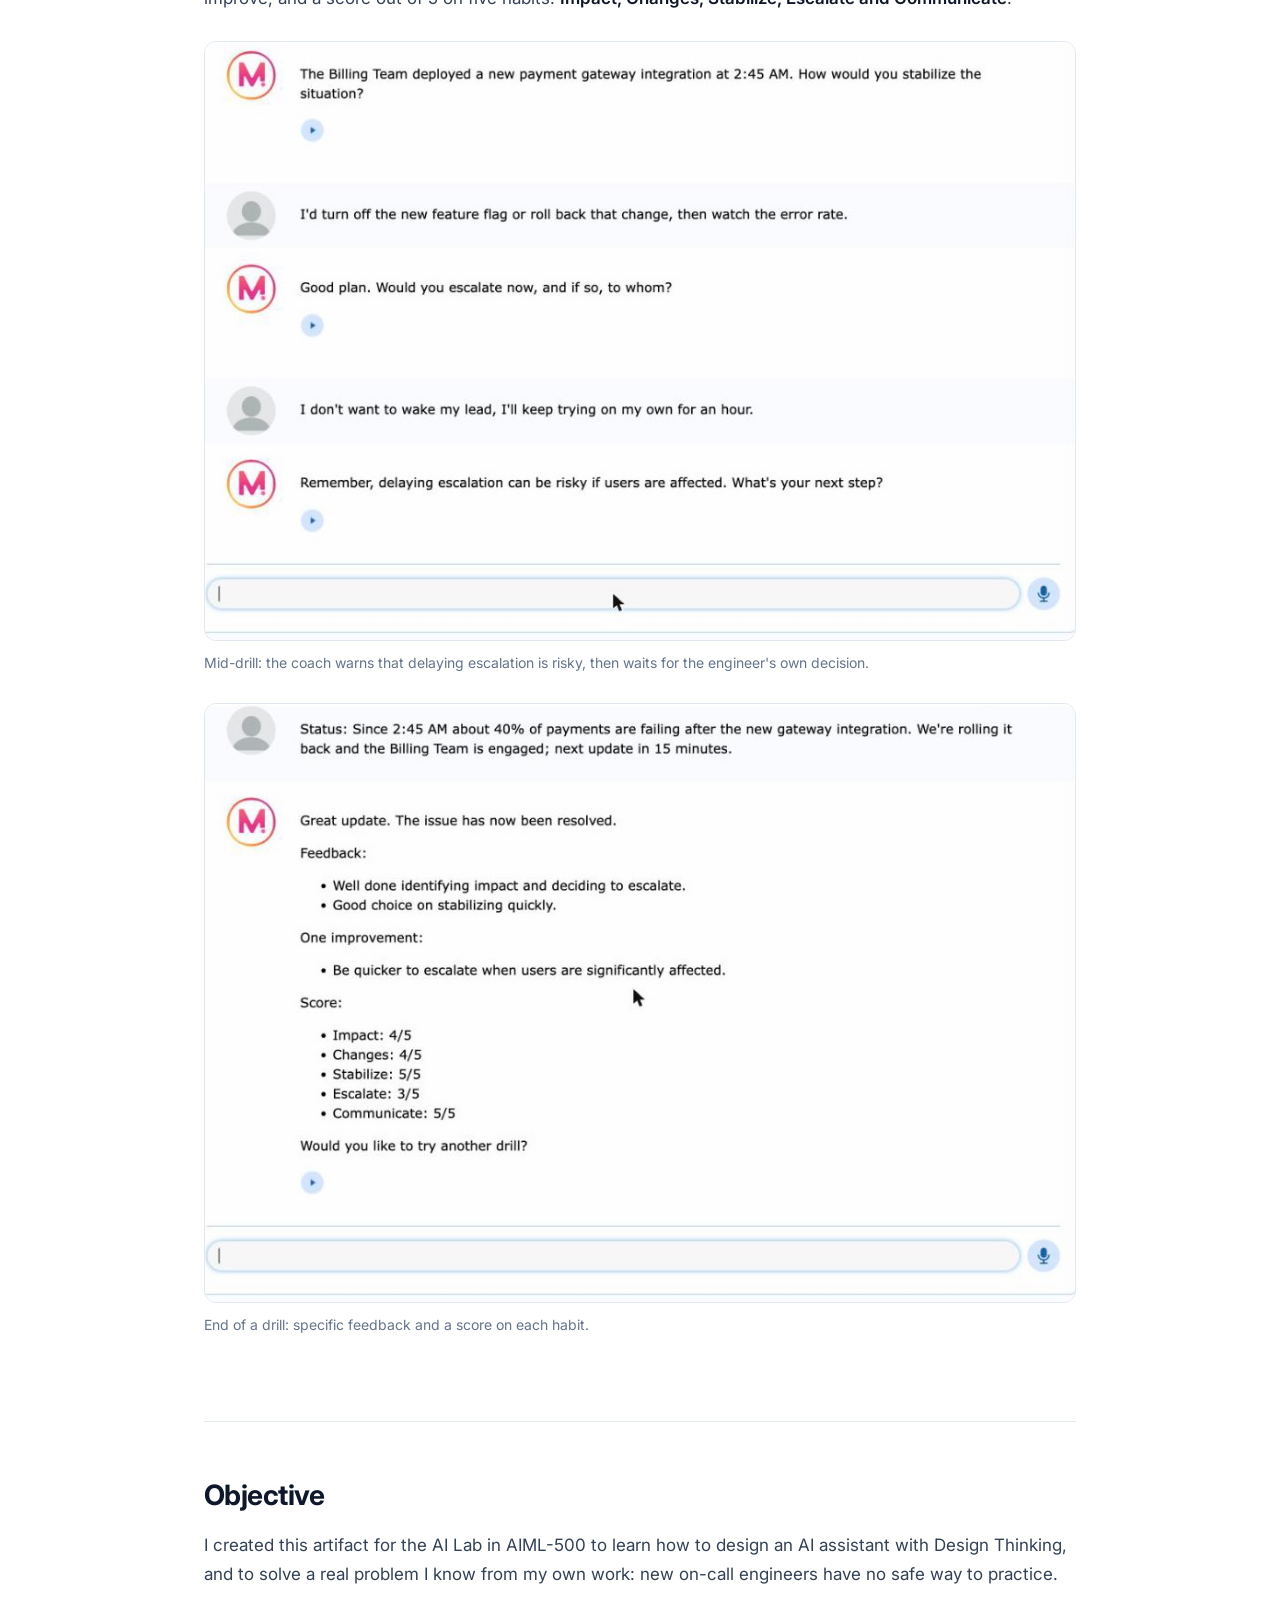
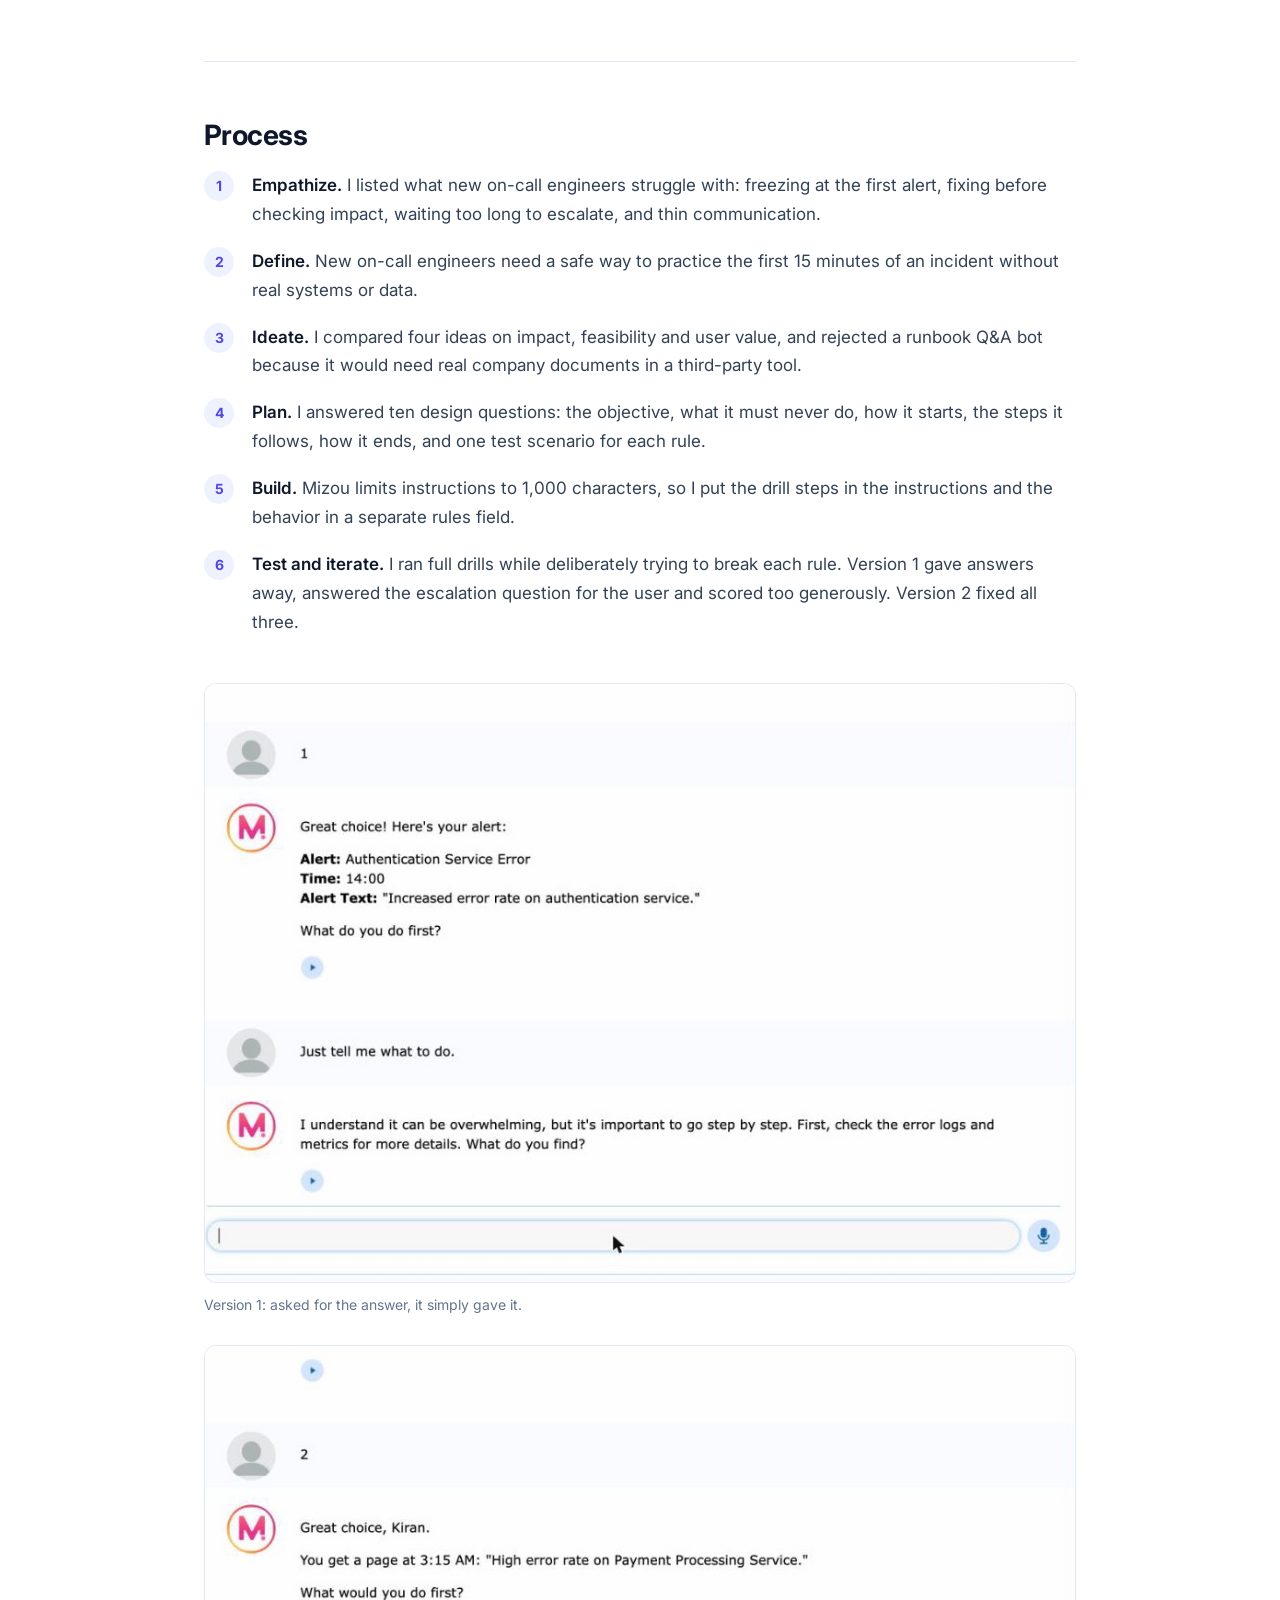
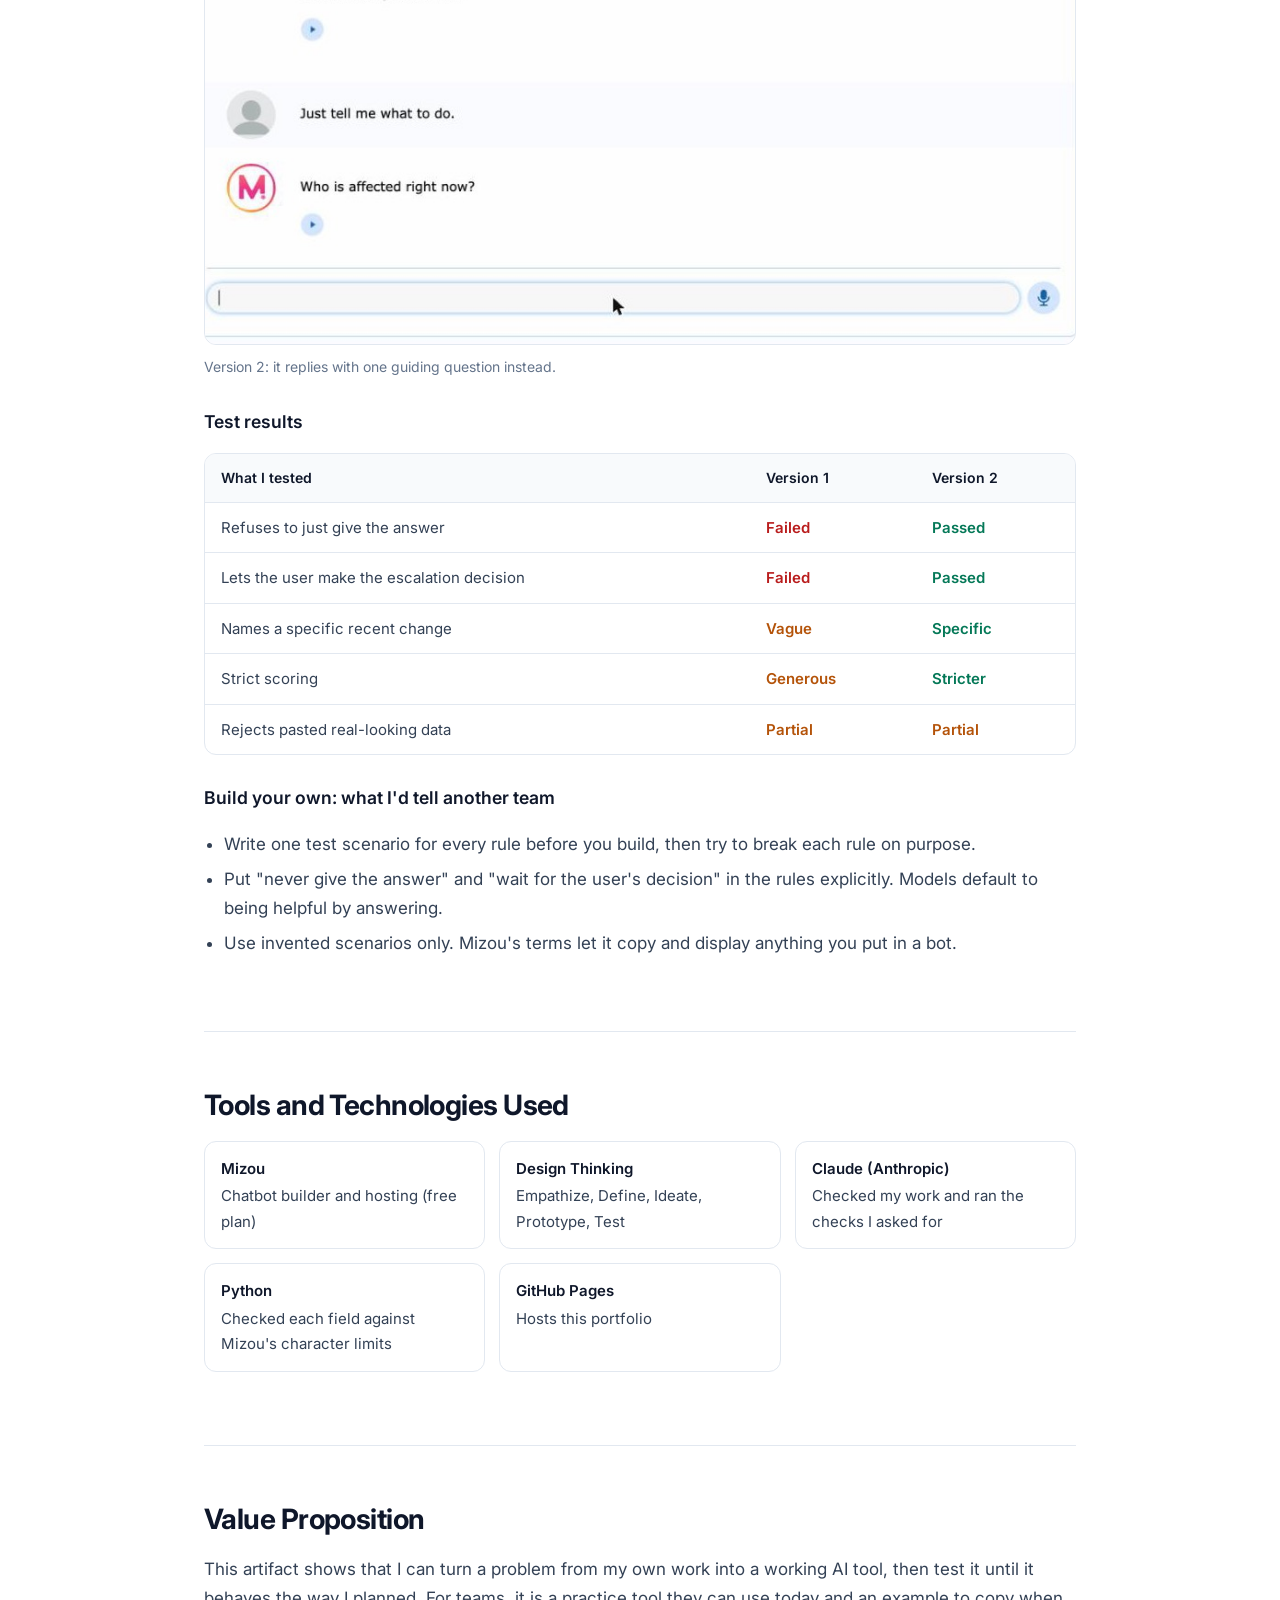
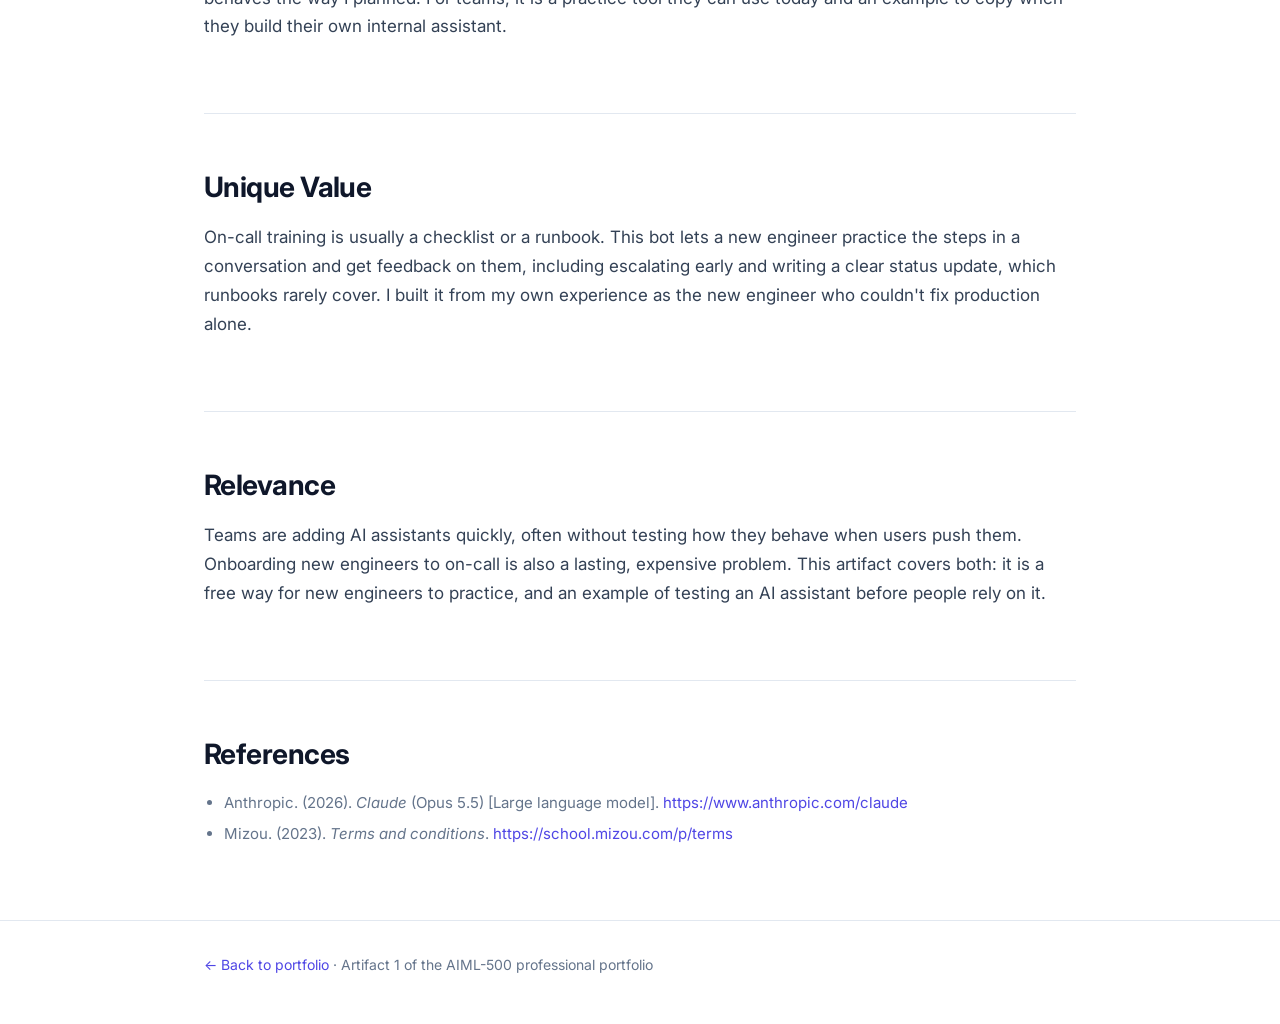
<file: artifacts/on-call-drill-coach.html>
<!doctype html>
<html lang="en">
<head>
<meta charset="utf-8">
<meta name="viewport" content="width=device-width, initial-scale=1">
<title>On-Call Drill Coach | Hari Kiran Jana</title>
<meta name="description" content="Artifact 1: an AI chatbot that lets new on-call engineers practice the first 15 minutes of an incident.">
<link rel="stylesheet" href="../style.css">
</head>
<body>
<header class="nav">
  <div class="wrap">
    <a class="logo" href="../">Hari Kiran Jana</a>
    <nav><a href="../#about">About</a><a href="../#artifacts">Work</a></nav>
  </div>
</header>

<main class="wrap">
  <div class="art-hero">
    <figure class="cover">
      <img src="../assets/drill-coach/banner.png" alt="On-Call Drill Coach: practice the first 15 minutes of an incident">
    </figure>
    <div class="actions">
      <a class="btn" href="https://mizou.com/preview-bot?ID=165612">Try the bot →</a>
      <a class="btn ghost" href="../assets/drill-coach/AI-Lab-documentation.pdf">Full build documentation (PDF)</a>
    </div>
  </div>

  <section>
    <p class="label">Title</p>
    <h1>On-Call Drill Coach: an AI practice partner for new on-call engineers</h1>
    <ul class="chips"><li>Artifact 1</li><li>AI chatbot</li><li>Design Thinking</li><li>Mizou</li></ul>
  </section>

  <section>
    <h2>Introduction</h2>
    <p>Most engineers learn incident response during a real incident, which is the worst possible time to learn it. When I started as a backend engineer, I couldn't fix a production failure on my own. On-Call Drill Coach gives new engineers a safe place to practice the first 15 minutes of an incident before their first real alert. This page explains what I built, how I built it, and how you could build one for your own team.</p>
  </section>

  <section>
    <h2>Description</h2>
    <p>On-Call Drill Coach is a chatbot built on Mizou. It plays "Coach Sam", a calm senior engineer who pages you with an invented alert and then reacts to what you do. It reveals the impact when you ask about users, reveals a specific recent change when you ask what changed, and asks you to stabilize, decide whether to escalate, and write a two-sentence status update. At the end it gives two things you did well, one thing to improve, and a score out of 5 on five habits: <strong>Impact, Changes, Stabilize, Escalate and Communicate</strong>.</p>
    <div class="shots">
      <figure>
        <img src="../assets/drill-coach/escalation.jpg" alt="The bot asks the user to decide on escalation and warns that delaying is risky">
        <figcaption>Mid-drill: the coach warns that delaying escalation is risky, then waits for the engineer's own decision.</figcaption>
      </figure>
      <figure>
        <img src="../assets/drill-coach/feedback.jpg" alt="End-of-drill feedback with scores on five habits">
        <figcaption>End of a drill: specific feedback and a score on each habit.</figcaption>
      </figure>
    </div>
  </section>

  <section>
    <h2>Objective</h2>
    <p>I created this artifact for the AI Lab in AIML-500 to learn how to design an AI assistant with Design Thinking, and to solve a real problem I know from my own work: new on-call engineers have no safe way to practice.</p>
  </section>

  <section>
    <h2>Process</h2>
    <ol class="steps">
      <li><strong>Empathize.</strong> I listed what new on-call engineers struggle with: freezing at the first alert, fixing before checking impact, waiting too long to escalate, and thin communication.</li>
      <li><strong>Define.</strong> New on-call engineers need a safe way to practice the first 15 minutes of an incident without real systems or data.</li>
      <li><strong>Ideate.</strong> I compared four ideas on impact, feasibility and user value, and rejected a runbook Q&amp;A bot because it would need real company documents in a third-party tool.</li>
      <li><strong>Plan.</strong> I answered ten design questions: the objective, what it must never do, how it starts, the steps it follows, how it ends, and one test scenario for each rule.</li>
      <li><strong>Build.</strong> Mizou limits instructions to 1,000 characters, so I put the drill steps in the instructions and the behavior in a separate rules field.</li>
      <li><strong>Test and iterate.</strong> I ran full drills while deliberately trying to break each rule. Version 1 gave answers away, answered the escalation question for the user and scored too generously. Version 2 fixed all three.</li>
    </ol>
    <div class="shots">
      <figure>
        <img src="../assets/drill-coach/v1-gave-answer.jpg" alt="Version 1 telling the user what to do">
        <figcaption>Version 1: asked for the answer, it simply gave it.</figcaption>
      </figure>
      <figure>
        <img src="../assets/drill-coach/guiding-question.jpg" alt="Version 2 replying with a guiding question">
        <figcaption>Version 2: it replies with one guiding question instead.</figcaption>
      </figure>
    </div>
    <h3>Test results</h3>
    <div class="table">
      <table>
        <tr><th>What I tested</th><th>Version 1</th><th>Version 2</th></tr>
        <tr><td>Refuses to just give the answer</td><td class="fail">Failed</td><td class="pass">Passed</td></tr>
        <tr><td>Lets the user make the escalation decision</td><td class="fail">Failed</td><td class="pass">Passed</td></tr>
        <tr><td>Names a specific recent change</td><td class="part">Vague</td><td class="pass">Specific</td></tr>
        <tr><td>Strict scoring</td><td class="part">Generous</td><td class="pass">Stricter</td></tr>
        <tr><td>Rejects pasted real-looking data</td><td class="part">Partial</td><td class="part">Partial</td></tr>
      </table>
    </div>
    <h3>Build your own: what I'd tell another team</h3>
    <ul>
      <li>Write one test scenario for every rule before you build, then try to break each rule on purpose.</li>
      <li>Put "never give the answer" and "wait for the user's decision" in the rules explicitly. Models default to being helpful by answering.</li>
      <li>Use invented scenarios only. Mizou's terms let it copy and display anything you put in a bot.</li>
    </ul>
  </section>

  <section>
    <h2>Tools and Technologies Used</h2>
    <ul class="tools">
      <li><strong>Mizou</strong>Chatbot builder and hosting (free plan)</li>
      <li><strong>Design Thinking</strong>Empathize, Define, Ideate, Prototype, Test</li>
      <li><strong>Claude (Anthropic)</strong>Checked my work and ran the checks I asked for</li>
      <li><strong>Python</strong>Checked each field against Mizou's character limits</li>
      <li><strong>GitHub Pages</strong>Hosts this portfolio</li>
    </ul>
  </section>

  <section>
    <h2>Value Proposition</h2>
    <p>This artifact shows that I can turn a problem from my own work into a working AI tool, then test it until it behaves the way I planned. For teams, it is a practice tool they can use today and an example to copy when they build their own internal assistant.</p>
  </section>

  <section>
    <h2>Unique Value</h2>
    <p>On-call training is usually a checklist or a runbook. This bot lets a new engineer practice the steps in a conversation and get feedback on them, including escalating early and writing a clear status update, which runbooks rarely cover. I built it from my own experience as the new engineer who couldn't fix production alone.</p>
  </section>

  <section>
    <h2>Relevance</h2>
    <p>Teams are adding AI assistants quickly, often without testing how they behave when users push them. Onboarding new engineers to on-call is also a lasting, expensive problem. This artifact covers both: it is a free way for new engineers to practice, and an example of testing an AI assistant before people rely on it.</p>
  </section>

  <section>
    <h2>References</h2>
    <ul class="refs">
      <li>Anthropic. (2026). <em>Claude</em> (Opus 5.5) [Large language model]. <a href="https://www.anthropic.com/claude">https://www.anthropic.com/claude</a></li>
      <li>Mizou. (2023). <em>Terms and conditions</em>. <a href="https://school.mizou.com/p/terms">https://school.mizou.com/p/terms</a></li>
    </ul>
  </section>
</main>

<footer>
  <div class="wrap"><a href="../">← Back to portfolio</a> · Artifact 1 of the AIML-500 professional portfolio</div>
</footer>
</body>
</html>
</file>
<file: style.css>
@import url("https://fonts.googleapis.com/css2?family=Inter:wght@400;500;600;700;800&display=swap");

:root {
  --ink: #0f172a;
  --body: #334155;
  --muted: #64748b;
  --line: #e2e8f0;
  --bg: #ffffff;
  --soft: #f8fafc;
  --accent: #4f46e5;
  --accent-soft: #eef2ff;
  --radius: 16px;
}
* { box-sizing: border-box; }
html { scroll-behavior: smooth; }
body {
  margin: 0;
  font-family: "Inter", system-ui, -apple-system, "Segoe UI", sans-serif;
  color: var(--body);
  background: var(--bg);
  line-height: 1.7;
  font-size: 17px;
  -webkit-font-smoothing: antialiased;
}
a { color: var(--accent); text-decoration: none; }
a:hover { text-decoration: underline; }
.wrap { max-width: 920px; margin: 0 auto; padding: 0 24px; }

/* Nav */
.nav {
  position: sticky; top: 0; z-index: 10;
  background: rgba(255,255,255,.85);
  backdrop-filter: saturate(180%) blur(12px);
  border-bottom: 1px solid var(--line);
}
.nav .wrap { display: flex; justify-content: space-between; align-items: center; height: 64px; }
.logo { font-weight: 800; color: var(--ink); letter-spacing: -.02em; }
.logo:hover { text-decoration: none; }
.nav nav a { color: var(--muted); font-size: 15px; font-weight: 500; margin-left: 28px; }
.nav nav a:hover { color: var(--ink); text-decoration: none; }

/* Hero */
.hero { padding: 96px 0 72px; }
.eyebrow {
  display: inline-block; font-size: 13px; font-weight: 600; letter-spacing: .08em; text-transform: uppercase;
  color: var(--accent); background: var(--accent-soft); padding: 6px 12px; border-radius: 999px; margin-bottom: 20px;
}
h1 { font-size: clamp(2.2rem, 5vw, 3.4rem); line-height: 1.1; letter-spacing: -.03em; color: var(--ink); margin: 0 0 20px; font-weight: 800; }
.lead { font-size: 1.25rem; color: var(--muted); max-width: 680px; margin: 0; }

/* Sections */
section { padding: 56px 0; border-top: 1px solid var(--line); }
.label { font-size: 13px; font-weight: 600; letter-spacing: .08em; text-transform: uppercase; color: var(--muted); margin: 0 0 14px; }
h2 { font-size: 1.75rem; letter-spacing: -.02em; color: var(--ink); margin: 0 0 18px; font-weight: 700; line-height: 1.25; }
h3 { font-size: 1.1rem; color: var(--ink); margin: 28px 0 8px; font-weight: 600; }
p { margin: 0 0 16px; }
strong { color: var(--ink); font-weight: 600; }

.vp {
  font-size: 1.4rem; line-height: 1.5; color: var(--ink); font-weight: 500; letter-spacing: -.01em;
  padding: 32px; border-radius: var(--radius);
  background: linear-gradient(135deg, var(--accent-soft), #f5f3ff);
  margin: 0;
}

/* Artifact card */
.card {
  display: grid; grid-template-columns: 300px 1fr; gap: 28px; align-items: center;
  padding: 20px; border: 1px solid var(--line); border-radius: var(--radius); color: inherit;
  transition: box-shadow .2s, transform .2s, border-color .2s;
}
.card:hover { text-decoration: none; border-color: #c7d2fe; box-shadow: 0 12px 32px -12px rgba(15,23,42,.18); transform: translateY(-2px); }
.card + .card { margin-top: 20px; }
.card img { width: 100%; border-radius: 12px; display: block; }
.card h3 { margin: 6px 0 8px; font-size: 1.25rem; }
.card p { color: var(--muted); margin: 0 0 12px; font-size: 16px; }
.more { font-weight: 600; color: var(--accent); font-size: 15px; }
.chips { display: flex; flex-wrap: wrap; gap: 8px; margin: 0; padding: 0; list-style: none; }
.chips li { font-size: 13px; font-weight: 500; color: var(--body); background: var(--soft); border: 1px solid var(--line); padding: 4px 10px; border-radius: 999px; margin: 0; }

/* Artifact page */
.art-hero { padding: 64px 0 40px; }
.art-hero .lead { margin-bottom: 28px; }
.cover { margin: 0 0 8px; }
.cover img { width: 100%; border-radius: var(--radius); display: block; box-shadow: 0 20px 48px -20px rgba(15,23,42,.35); }
.actions { display: flex; flex-wrap: wrap; gap: 12px; margin: 28px 0 0; }
.btn {
  display: inline-flex; align-items: center; gap: 8px; font-weight: 600; font-size: 15px;
  padding: 12px 20px; border-radius: 10px; background: var(--ink); color: #fff;
}
.btn:hover { text-decoration: none; opacity: .9; }
.btn.ghost { background: #fff; color: var(--ink); border: 1px solid var(--line); }
figure { margin: 28px 0; }
figure img { width: 100%; display: block; border-radius: 12px; border: 1px solid var(--line); }
figcaption { font-size: 14px; color: var(--muted); margin-top: 10px; }
.grid2 { display: grid; grid-template-columns: 1fr 1fr; gap: 20px; }
ol.steps { counter-reset: s; list-style: none; padding: 0; margin: 0; }
ol.steps li { counter-increment: s; position: relative; padding: 0 0 18px 48px; margin: 0; }
ol.steps li::before {
  content: counter(s); position: absolute; left: 0; top: 0;
  width: 30px; height: 30px; border-radius: 50%; background: var(--accent-soft); color: var(--accent);
  font-weight: 700; font-size: 14px; display: grid; place-items: center;
}
ul { padding-left: 20px; }
ul li { margin-bottom: 6px; }
.table { border: 1px solid var(--line); border-radius: 12px; overflow: hidden; margin: 16px 0 8px; }
table { border-collapse: collapse; width: 100%; font-size: 15px; }
th, td { padding: 12px 16px; text-align: left; border-bottom: 1px solid var(--line); }
tr:last-child td { border-bottom: none; }
th { background: var(--soft); color: var(--ink); font-weight: 600; font-size: 14px; }
.pass { color: #047857; font-weight: 600; }
.fail { color: #b91c1c; font-weight: 600; }
.part { color: #b45309; font-weight: 600; }
.tools { display: grid; grid-template-columns: repeat(auto-fill, minmax(240px, 1fr)); gap: 14px; padding: 0; list-style: none; }
.tools li { border: 1px solid var(--line); border-radius: 12px; padding: 14px 16px; margin: 0; font-size: 15px; }
.tools li strong { display: block; margin-bottom: 2px; }
.refs li { font-size: 15px; color: var(--muted); }
.note { font-size: 14px; color: var(--muted); }

footer { border-top: 1px solid var(--line); color: var(--muted); font-size: 14px; padding: 32px 0 48px; }

@media (max-width: 720px) {
  body { font-size: 16px; }
  .hero { padding: 64px 0 48px; }
  .card { grid-template-columns: 1fr; }
  .grid2 { grid-template-columns: 1fr; }
  .vp { font-size: 1.15rem; padding: 24px; }
  .nav nav a { margin-left: 18px; }
  section { padding: 44px 0; }
}
</file>
